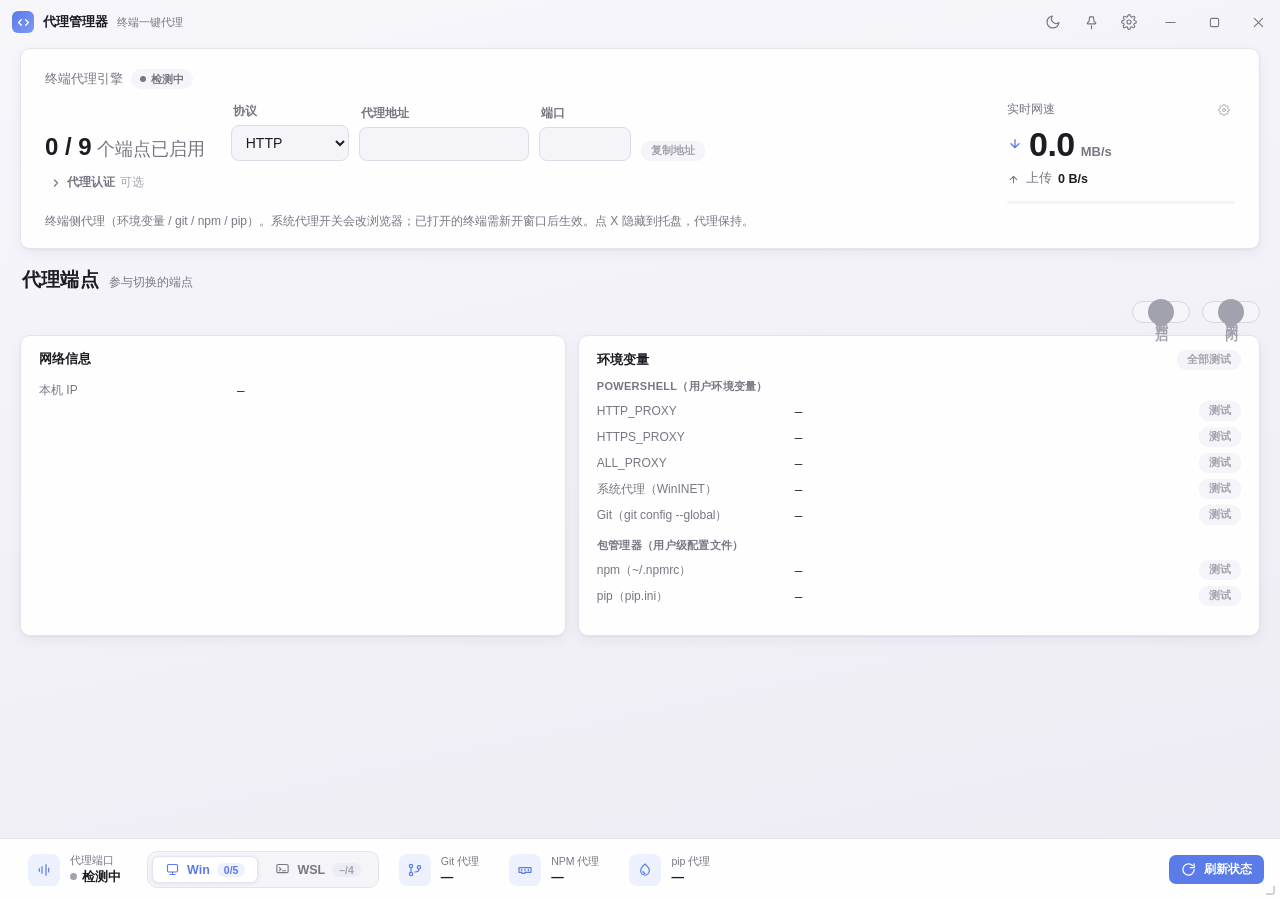
<file: ui/index.html>
<!DOCTYPE html>
<html lang="zh-CN" data-theme="light">
<head>
<meta charset="UTF-8">
<!-- pywebview injects its bridge via host-side ExecuteScript after load and
     talks over chrome.webview.postMessage, so this policy cannot break the
     js_api channel; it only fences the page itself (data: is for the
     base64 background image). -->
<meta http-equiv="Content-Security-Policy"
      content="default-src 'self'; img-src 'self' data:; object-src 'none'; base-uri 'self'">
<meta name="viewport" content="width=device-width, initial-scale=1.0">
<title>代理管理器</title>
<link rel="stylesheet" href="styles.css">

</head>
<body>

<div id="bgLayer"></div>
<div id="bgDim"></div>

<!-- ════════ Frameless resize affordance (hit-testing is native WM_NCHITTEST) ════════ -->
<div class="grip"></div>

<!-- ════════ Title bar ════════ -->
<div class="titlebar">
  <div id="dragRegion">
    <div class="app-icon">
      <svg width="13" height="13" viewBox="0 0 24 24" fill="none" stroke="currentColor" stroke-width="2.4" stroke-linecap="round" stroke-linejoin="round"><path d="M8 7l-5 5 5 5"/><path d="M16 7l5 5-5 5"/></svg>
    </div>
    <div class="app-name" data-i18n="appName">代理管理器</div>
    <div class="app-sub" data-i18n="appSub">终端一键代理</div>
  </div>
  <div class="tb-group">
    <button class="tb-btn small" id="btnTheme" data-i18n-tip="tipTheme" data-tip="切换亮色 / 暗色主题">
      <svg id="icoMoon" width="16" height="16" viewBox="0 0 24 24" fill="none" stroke="currentColor" stroke-width="1.8" stroke-linecap="round" stroke-linejoin="round"><path d="M21 12.8A9 9 0 1 1 11.2 3a7 7 0 0 0 9.8 9.8z"/></svg>
      <svg id="icoSun" hidden width="16" height="16" viewBox="0 0 24 24" fill="none" stroke="currentColor" stroke-width="1.8" stroke-linecap="round" stroke-linejoin="round"><circle cx="12" cy="12" r="4"/><path d="M12 2v2M12 20v2M4.9 4.9l1.4 1.4M17.7 17.7l1.4 1.4M2 12h2M20 12h2M4.9 19.1l1.4-1.4M17.7 6.3l1.4-1.4"/></svg>
    </button>
    <button class="tb-btn small" id="btnPin" data-i18n-tip="tipPin" data-tip="窗口置顶">
      <svg width="15" height="15" viewBox="0 0 24 24" fill="none" stroke="currentColor" stroke-width="1.8" stroke-linecap="round" stroke-linejoin="round"><path d="M12 17v5"/><path d="M9 3h6l1 7 2.5 2.5a1 1 0 0 1-.7 1.7H6.2a1 1 0 0 1-.7-1.7L8 10z"/></svg>
    </button>
    <button class="tb-btn small" id="btnSettings" data-i18n-tip="tipSettings" data-tip="设置">
      <svg width="16" height="16" viewBox="0 0 24 24" fill="none" stroke="currentColor" stroke-width="1.7" stroke-linecap="round" stroke-linejoin="round"><circle cx="12" cy="12" r="3"/><path d="M19.4 15a1.7 1.7 0 0 0 .3 1.9l.1.1a2 2 0 1 1-2.8 2.8l-.1-.1a1.7 1.7 0 0 0-1.9-.3 1.7 1.7 0 0 0-1 1.5V21a2 2 0 1 1-4 0v-.1a1.7 1.7 0 0 0-1-1.6 1.7 1.7 0 0 0-1.9.3l-.1.1a2 2 0 1 1-2.8-2.8l.1-.1a1.7 1.7 0 0 0 .3-1.9 1.7 1.7 0 0 0-1.5-1H3a2 2 0 1 1 0-4h.1a1.7 1.7 0 0 0 1.6-1 1.7 1.7 0 0 0-.3-1.9l-.1-.1a2 2 0 1 1 2.8-2.8l.1.1a1.7 1.7 0 0 0 1.9.3h.1a1.7 1.7 0 0 0 1-1.5V3a2 2 0 1 1 4 0v.1a1.7 1.7 0 0 0 1 1.5 1.7 1.7 0 0 0 1.9-.3l.1-.1a2 2 0 1 1 2.8 2.8l-.1.1a1.7 1.7 0 0 0-.3 1.9v.1a1.7 1.7 0 0 0 1.5 1H21a2 2 0 1 1 0 4h-.1a1.7 1.7 0 0 0-1.5 1z"/></svg>
    </button>
    <button class="tb-btn" id="btnMin" data-i18n-tip="tipMin" data-tip="最小化"><svg width="11" height="11" viewBox="0 0 12 12"><path d="M1 6h10" stroke="currentColor" stroke-width="1.2" stroke-linecap="round"/></svg></button>
    <button class="tb-btn" id="btnMax" data-i18n-tip="tipMax" data-tip="最大化 / 还原">
      <svg id="icoMax" width="11" height="11" viewBox="0 0 12 12"><rect x="1.5" y="1.5" width="9" height="9" rx="1.5" stroke="currentColor" stroke-width="1.2" fill="none"/></svg>
      <svg id="icoRestore" hidden width="11" height="11" viewBox="0 0 12 12"><rect x="1.5" y="3.5" width="7" height="7" rx="1.2" stroke="currentColor" stroke-width="1.1" fill="none"/><path d="M3.5 1.5h6a1 1 0 0 1 1 1v6" stroke="currentColor" stroke-width="1.1" fill="none"/></svg>
    </button>
    <button class="tb-btn close" id="btnClose" data-i18n-tip="tipClose" data-tip="隐藏到托盘"><svg width="11" height="11" viewBox="0 0 12 12"><path d="M1.5 1.5l9 9M10.5 1.5l-9 9" stroke="currentColor" stroke-width="1.2" stroke-linecap="round"/></svg></button>
  </div>
</div>

<!-- ════════ Main ════════ -->
<div class="main">

  <!-- Hero: status + config + speed -->
  <div class="card hero">
    <div class="hero-left">
      <div class="hero-cap"><span data-i18n="heroCap">终端代理引擎</span>
        <span class="badge idle" id="heroBadge"><span class="dot"></span>检测中</span>
      </div>
      <div class="hero-row">
        <div class="hero-line" id="heroLine"><b>0 / 9</b> <span class="dim">个端点已启用</span></div>
        <div class="cfg-row">
          <div class="field"><label for="inScheme" data-i18n="scheme">协议</label>
            <select id="inScheme">
              <option value="http">HTTP</option>
              <option value="socks5">SOCKS5</option>
              <option value="socks5h">SOCKS5h</option>
            </select>
          </div>
          <div class="field"><label for="inHost" data-i18n="host">代理地址</label><input id="inHost" spellcheck="false" autocomplete="off"></div>
          <div class="field"><label for="inPort" data-i18n="port">端口</label><input id="inPort" class="w-port" spellcheck="false" autocomplete="off"></div>
          <button type="button" class="dim-btn" id="btnCopyProxy" data-i18n="copyProxy" data-i18n-tip="tipCopyProxy" data-tip="复制当前代理地址">复制地址</button>
        </div>
      </div>
      <button type="button" class="auth-toggle" id="authToggle" aria-expanded="false" aria-controls="authRow">
        <svg class="chev" viewBox="0 0 24 24" fill="none" stroke="currentColor" stroke-width="2.4" stroke-linecap="round" stroke-linejoin="round"><path d="M9 6l6 6-6 6"/></svg>
        <span data-i18n="authToggle">代理认证</span><span class="dim" data-i18n="authOptional">可选</span>
      </button>
      <div class="cfg-row auth-row" id="authRow" hidden>
        <div class="field"><label for="inUser"><span data-i18n="user">用户名</span> <span class="dim" data-i18n="authOptional">可选</span></label><input id="inUser" class="w-auth" spellcheck="false" autocomplete="off"></div>
        <div class="field"><label for="inPass"><span data-i18n="password">密码</span> <span class="dim" data-i18n="authOptional">可选</span></label><input id="inPass" class="w-auth" type="password" spellcheck="false" autocomplete="off"></div>
      </div>
      <div class="ports-wrap">
        <div class="port-chips" id="portChips"></div>
        <div class="port-pop" id="portPop">
          <h5 data-i18n="portManage">端口预设管理</h5>
          <div id="portPopList"></div>
          <div class="addrow">
            <input id="portAddIn" data-i18n-placeholder="portPlaceholder" placeholder="输入端口，如 10809" spellcheck="false" maxlength="5">
            <button class="btn tiny primary" id="portAddBtn" data-i18n="add">添加</button>
          </div>
        </div>
      </div>
      <div class="profiles-wrap">
        <div class="port-chips" id="profileChips"></div>
        <div class="port-pop profile-pop" id="profilePop">
          <h5 data-i18n="presetManage">方案预设管理</h5>
          <div id="profilePopList"></div>
          <div class="addrow">
            <input id="profileAddIn" data-i18n-placeholder="presetNamePlaceholder" placeholder="方案名称，如 公司" spellcheck="false" maxlength="40">
            <button class="btn tiny primary" id="profileAddBtn" data-i18n="presetSave">保存当前</button>
          </div>
        </div>
      </div>
      <div class="hero-desc" id="heroHint" data-i18n="heroHint">终端侧代理（环境变量 / git / npm / pip）。系统代理开关会改浏览器；已打开的终端需新开窗口后生效。点 X 隐藏到托盘，代理保持。</div>
    </div>

    <div class="hero-right">
      <div class="metric-cap-row">
        <div class="metric-cap" id="speedCap">实时网速</div>
        <button class="metric-gear" id="btnSpeedFull" data-i18n-tip="tipSpeedFull" data-tip="自定义网速满值">
          <svg viewBox="0 0 24 24" fill="none" stroke="currentColor" stroke-width="1.8" stroke-linecap="round" stroke-linejoin="round"><circle cx="12" cy="12" r="3"/><path d="M19.4 15a1.65 1.65 0 0 0 .33 1.82l.06.06a2 2 0 1 1-2.83 2.83l-.06-.06a1.65 1.65 0 0 0-1.82-.33 1.65 1.65 0 0 0-1 1.51V21a2 2 0 1 1-4 0v-.09a1.65 1.65 0 0 0-1-1.51 1.65 1.65 0 0 0-1.82.33l-.06.06a2 2 0 1 1-2.83-2.83l.06-.06a1.65 1.65 0 0 0 .33-1.82 1.65 1.65 0 0 0-1.51-1H3a2 2 0 1 1 0-4h.09a1.65 1.65 0 0 0 1.51-1 1.65 1.65 0 0 0-.33-1.82l-.06-.06a2 2 0 1 1 2.83-2.83l.06.06a1.65 1.65 0 0 0 1.82.33h.08a1.65 1.65 0 0 0 1-1.51V3a2 2 0 1 1 4 0v.09a1.65 1.65 0 0 0 1 1.51h.08a1.65 1.65 0 0 0 1.82-.33l.06-.06a2 2 0 1 1 2.83 2.83l-.06.06a1.65 1.65 0 0 0-.33 1.82v.08a1.65 1.65 0 0 0 1.51 1H21a2 2 0 1 1 0 4h-.09a1.65 1.65 0 0 0-1.51 1z"/></svg>
        </button>
      </div>
      <div class="metric">
        <svg class="m-arrow" viewBox="0 0 24 24" fill="none" stroke="currentColor" stroke-width="2" stroke-linecap="round" stroke-linejoin="round"><path d="M12 4v12M6 10l6 6 6-6"/></svg>
        <span class="num" id="spdDn">0.0</span><span class="unit">MB/s</span>
      </div>
      <div class="metric-up">
        <svg class="m-arrow" viewBox="0 0 24 24" fill="none" stroke="currentColor" stroke-width="2" stroke-linecap="round" stroke-linejoin="round"><path d="M12 20V8M6 14l6-6 6 6"/></svg>
        <span class="lbl" data-i18n="upload">上传</span><b id="spdUp">0 B/s</b>
      </div>
      <div class="spark"><i id="sparkBar"></i></div>
      <div class="speed-pop" id="speedPop">
        <h5 data-i18n="speedPopTitle">自定义网速满值</h5>
        <div class="desc" data-i18n="speedPopDesc">进度条满格对应的下载速度，与上方数字单位相同。100 Mbps ≈ 12.5 MB/s。</div>
        <div class="addrow">
          <input id="speedFullIn" spellcheck="false" inputmode="decimal" placeholder="5">
          <span class="unit-lbl">MB/s</span>
          <button class="btn tiny primary" id="speedFullOk" data-i18n="ok">确定</button>
        </div>
      </div>
    </div>
  </div>

  <!-- Endpoints: current channel page -->
  <div class="section-head">
    <h2 id="epTitle">代理端点</h2><span class="cap" id="epCap">参与切换的端点</span>
  </div>
  <div class="ep-wrap">
    <div class="ep-list" id="epList" role="tabpanel" aria-labelledby="tabWin"></div>
    <button type="button" class="vt-rail" id="vtRailOn" data-i18n-tip="tipRailOn" data-tip="批量开启当前页的全部端点">
      <div class="vt-knob"></div>
      <div class="vt-word" data-i18n="railOn">全部开启</div>
    </button>
    <button type="button" class="vt-rail" id="vtRailOff" data-i18n-tip="tipRailOff" data-tip="批量关闭当前页的全部端点">
      <div class="vt-knob"></div>
      <div class="vt-word" data-i18n="railOff">全部关闭</div>
    </button>
  </div>

  <!-- Info cards -->
  <div class="cols">
    <div class="card info-card">
      <h3 data-i18n="netInfo">网络信息</h3>
      <div id="netWin">
        <div class="kv"><span class="k" data-i18n="localIp">本机 IP</span><span class="v copyable" id="vLip" data-copy tabindex="0" data-i18n-tip="tipCopy" data-tip="点击复制">—</span></div>
      </div>
      <div id="netWsl" hidden>
        <div class="kv"><span class="k" data-i18n="wslIp">WSL IP</span><span class="v copyable" id="vWip" data-copy tabindex="0" data-i18n-tip="tipCopy" data-tip="点击复制">—</span></div>
        <div class="kv"><span class="k" data-i18n="wslMode">WSL 网络模式</span><span class="v" id="vMode2">—</span></div>
        <div class="net-hint" id="natHint" data-i18n="natHint">NAT 模式自动使用宿主网关 IP；镜像模式保持 127.0.0.1 不变</div>
      </div>
    </div>
    <div class="card info-card">
      <div class="vars-head">
        <h3 id="varsTitle" data-i18n="varsTitle">环境变量</h3>
        <button type="button" class="dim-btn" id="btnTestAll" data-i18n="testAll">全部测试</button>
      </div>
      <div id="varsWin">
        <div class="group-cap" data-i18n="groupPs">POWERSHELL（用户环境变量）</div>
        <div class="kv"><span class="k">HTTP_PROXY</span><span class="v copyable" id="vPsHttp" data-copy tabindex="0" data-i18n-tip="tipCopy" data-tip="点击复制">—</span><button class="test-chip" data-test="ps" data-i18n="test" data-i18n-tip="tipTest" data-tip="通过该代理发起连通性测试">测试</button></div>
        <div class="kv"><span class="k">HTTPS_PROXY</span><span class="v copyable" id="vPsHttps" data-copy tabindex="0" data-i18n-tip="tipCopy" data-tip="点击复制">—</span><button class="test-chip" data-test="ps_https" data-i18n="test" data-i18n-tip="tipTestHttps" data-tip="通过 HTTPS_PROXY 发起连通性测试">测试</button></div>
        <div class="kv"><span class="k">ALL_PROXY</span><span class="v copyable" id="vPsAll" data-copy tabindex="0" data-i18n-tip="tipCopy" data-tip="点击复制">—</span><button class="test-chip" data-test="ps_all" data-i18n="test" data-i18n-tip="tipTestAll" data-tip="通过 ALL_PROXY 发起连通性测试">测试</button></div>
        <div class="kv"><span class="k" data-i18n="sysProxy">系统代理（WinINET）</span><span class="v copyable" id="vSys" data-copy tabindex="0" data-i18n-tip="tipCopy" data-tip="点击复制">—</span><button class="test-chip" data-test="sys" data-i18n="test" data-i18n-tip="tipTestSys" data-tip="通过系统代理发起连通性测试">测试</button></div>
        <div class="net-hint pac-hint" id="pacHint" hidden></div>
        <div class="kv"><span class="k" data-i18n="gitGlobal">Git（git config --global）</span><span class="v copyable" id="vPsGit" data-copy tabindex="0" data-i18n-tip="tipCopy" data-tip="点击复制">—</span><button class="test-chip" data-test="gitwin" data-i18n="test" data-i18n-tip="tipTest" data-tip="通过该代理发起连通性测试">测试</button></div>
        <div class="group-cap" data-i18n="groupPkg">包管理器（用户级配置文件）</div>
        <div class="kv"><span class="k">npm（~/.npmrc）</span><span class="v copyable" id="vNpm" data-copy tabindex="0" data-i18n-tip="tipCopy" data-tip="点击复制">—</span><button class="test-chip" data-test="npm" data-i18n="test" data-i18n-tip="tipTest" data-tip="通过该代理发起连通性测试">测试</button></div>
        <div class="kv"><span class="k">pip（pip.ini）</span><span class="v copyable" id="vPip" data-copy tabindex="0" data-i18n-tip="tipCopy" data-tip="点击复制">—</span><button class="test-chip" data-test="pip" data-i18n="test" data-i18n-tip="tipTest" data-tip="通过该代理发起连通性测试">测试</button></div>
      </div>
      <div id="varsWsl" hidden>
        <div class="group-cap" data-i18n="groupWsl">WSL 终端（~/.bashrc / ~/.zshrc / fish）</div>
        <div class="kv"><span class="k">HTTP_PROXY</span><span class="v copyable" id="vWslHttp" data-copy tabindex="0" data-i18n-tip="tipCopy" data-tip="点击复制">—</span><button class="test-chip" data-test="wsl" data-i18n="test" data-i18n-tip="tipTestWsl" data-tip="在 WSL 内通过该代理发起连通性测试">测试</button></div>
        <div class="kv"><span class="k">HTTPS_PROXY</span><span class="v copyable" id="vWslHttps" data-copy tabindex="0" data-i18n-tip="tipCopy" data-tip="点击复制">—</span><button class="test-chip" data-test="wsl_https" data-i18n="test" data-i18n-tip="tipTestWslHttps" data-tip="在 WSL 内通过 HTTPS_PROXY 发起连通性测试">测试</button></div>
        <div class="kv"><span class="k">ALL_PROXY</span><span class="v copyable" id="vWslAll" data-copy tabindex="0" data-i18n-tip="tipCopy" data-tip="点击复制">—</span><button class="test-chip" data-test="wsl_all" data-i18n="test" data-i18n-tip="tipTestWslAll" data-tip="在 WSL 内通过 ALL_PROXY 发起连通性测试">测试</button></div>
        <div class="kv"><span class="k" data-i18n="gitGlobal">Git（git config --global）</span><span class="v copyable" id="vWslGit" data-copy tabindex="0" data-i18n-tip="tipCopy" data-tip="点击复制">—</span><button class="test-chip" data-test="gitwsl" data-i18n="test" data-i18n-tip="tipTestWsl" data-tip="在 WSL 内通过该代理发起连通性测试">测试</button></div>
        <div class="group-cap" data-i18n="groupPkgWsl">包管理器（各发行版用户级配置）</div>
        <div class="kv"><span class="k">npm（~/.npmrc）</span><span class="v copyable" id="vNpmWsl" data-copy tabindex="0" data-i18n-tip="tipCopy" data-tip="点击复制">—</span><button class="test-chip" data-test="npmwsl" data-i18n="test" data-i18n-tip="tipTestWsl" data-tip="在 WSL 内通过该代理发起连通性测试">测试</button></div>
        <div class="kv"><span class="k">pip（~/.config/pip/pip.conf）</span><span class="v copyable" id="vPipWsl" data-copy tabindex="0" data-i18n-tip="tipCopy" data-tip="点击复制">—</span><button class="test-chip" data-test="pipwsl" data-i18n="test" data-i18n-tip="tipTestWsl" data-tip="在 WSL 内通过该代理发起连通性测试">测试</button></div>
      </div>
      <div class="test-history-head">
        <div class="test-history-cap" id="testHistoryTitle" data-i18n="testHistoryTitle" hidden>最近测试结果</div>
        <button type="button" class="dim-btn th-clear" id="btnHistoryClear" data-i18n="testHistoryClear" data-i18n-tip="tipHistoryClear" data-tip="清空全部测试历史" hidden>清空</button>
      </div>
      <ul id="testHistory" class="test-history" hidden></ul>
    </div>
  </div>
</div>

<!-- ════════ Status bar ════════ -->
<div class="statusbar">
  <div class="sb-chip" data-i18n-tip="tipSbPort" data-tip="代理端口连通性（每秒探测）">
    <div class="ic"><svg viewBox="0 0 24 24" fill="none" stroke="currentColor" stroke-width="1.8" stroke-linecap="round" stroke-linejoin="round"><path d="M9 7v10M5 10v4M15 4v16M19 9v6"/></svg></div>
    <div><div class="lbl" data-i18n="sbPort">代理端口</div><div class="val" id="sbPort"><span class="dot n"></span>检测中</div></div>
  </div>
  <div class="lane-tabs" id="laneTabs" role="tablist" aria-label="代理渠道" data-i18n-aria="laneTabsLabel">
    <button class="lane-tab active" id="tabWin" role="tab" aria-selected="true" aria-controls="epList" tabindex="0" data-i18n-tip="tipTabWin" data-tip="Windows 侧的 PowerShell / Git / npm / pip">
      <svg viewBox="0 0 24 24" fill="none" stroke="currentColor" stroke-width="1.8" stroke-linecap="round" stroke-linejoin="round"><rect x="4" y="4" width="16" height="12" rx="2"/><path d="M8 20h8M12 16v4"/></svg>
      <span>Win</span><span class="cnt" id="cntWin">0/5</span>
    </button>
    <button class="lane-tab" id="tabWsl" role="tab" aria-selected="false" aria-controls="epList" tabindex="-1" data-i18n-tip="tipTabWsl" data-tip="WSL 各发行版的终端 / Git / npm / pip">
      <svg viewBox="0 0 24 24" fill="none" stroke="currentColor" stroke-width="1.8" stroke-linecap="round" stroke-linejoin="round"><rect x="3" y="4" width="18" height="13" rx="2"/><path d="M7 9l2.5 2.5L7 14M12 14h5"/></svg>
      <span>WSL</span><span class="cnt" id="cntWsl">–/4</span>
    </button>
  </div>
  <div class="sb-chip" data-i18n-tip="tipSbGit" data-tip="当前渠道 Git 全局代理">
    <div class="ic"><svg viewBox="0 0 24 24" fill="none" stroke="currentColor" stroke-width="1.8" stroke-linecap="round" stroke-linejoin="round"><circle cx="6" cy="6" r="2.5"/><circle cx="6" cy="18" r="2.5"/><circle cx="18" cy="8" r="2.5"/><path d="M6 8.5v7M18 10.5c0 3-2.5 4.5-6 4.5"/></svg></div>
    <div><div class="lbl" data-i18n="sbGit">Git 代理</div><div class="val" id="sbGit">—</div></div>
  </div>
  <div class="sb-chip" data-i18n-tip="tipSbNpm" data-tip="当前渠道 npm 用户级代理（~/.npmrc）">
    <div class="ic"><svg viewBox="0 0 24 24" fill="none" stroke="currentColor" stroke-width="1.8" stroke-linecap="round" stroke-linejoin="round"><path d="M3 8.5h18v7h-9v1.5h-4.5v-1.5H3z"/><path d="M7 11v2M12 11v2M17 11v2"/></svg></div>
    <div><div class="lbl" data-i18n="sbNpm">NPM 代理</div><div class="val" id="sbNpm">—</div></div>
  </div>
  <div class="sb-chip" data-i18n-tip="tipSbPip" data-tip="当前渠道 pip 用户级代理（pip.ini / pip.conf）">
    <div class="ic"><svg viewBox="0 0 24 24" fill="none" stroke="currentColor" stroke-width="1.8" stroke-linecap="round" stroke-linejoin="round"><path d="M12 3c4 3.4 6.5 6.6 6.5 10a6.5 6.5 0 1 1-13 0c0-3.4 2.5-6.6 6.5-10z"/><path d="M9 14a3 3 0 0 0 3 3"/></svg></div>
    <div><div class="lbl" data-i18n="sbPip">pip 代理</div><div class="val" id="sbPip">—</div></div>
  </div>
  <div class="grow"></div>
  <button class="btn restart" id="btnWslRestart" data-i18n-tip="tipRestartWsl" data-tip="重启 WSL（终止其中所有进程）" hidden>
    <svg viewBox="0 0 24 24" fill="none" stroke="currentColor" stroke-width="2.2" stroke-linecap="round" stroke-linejoin="round"><path d="M21 12a9 9 0 1 1-2.6-6.3"/><path d="M21 3v6h-6"/></svg>
    <span data-i18n="restartWsl">重启 WSL</span>
  </button>
  <button class="btn primary small" id="sbRefresh" data-i18n-tip="tipRefresh" data-tip="重新检测所有端点状态">
    <svg id="sbRefreshIco" viewBox="0 0 24 24" fill="none" stroke="currentColor" stroke-width="2" stroke-linecap="round" stroke-linejoin="round"><path d="M21 12a9 9 0 1 1-2.6-6.3"/><path d="M21 3v6h-6"/></svg>
    <span data-i18n="refresh">刷新状态</span>
  </button>
</div>

<!-- ════════ Confirm dialog ════════ -->
<div class="overlay" id="overlay">
  <div class="card dialog" role="dialog" aria-modal="true" aria-labelledby="dlgTitleText" aria-describedby="dlgText">
    <h4><svg viewBox="0 0 24 24" fill="none" stroke="currentColor" stroke-width="1.8" stroke-linecap="round" stroke-linejoin="round"><path d="M12 9v4M12 17h.01"/><path d="M10.3 3.9 2.8 17a2 2 0 0 0 1.7 3h15a2 2 0 0 0 1.7-3L13.7 3.9a2 2 0 0 0-3.4 0z"/></svg><span id="dlgTitleText" data-i18n="confirmTitle">确认操作</span></h4>
    <p id="dlgText"></p>
    <div class="dlg-btns">
      <button class="btn outline" id="dlgCancel" data-i18n="cancel">取消</button>
      <button class="btn primary" id="dlgOk" data-i18n="continue">继续</button>
    </div>
  </div>
</div>

<!-- ════════ Settings dialog ════════ -->
<div class="overlay" id="settingsOv">
  <div class="card dialog settings" role="dialog" aria-modal="true" aria-labelledby="settingsTitle">
    <h4><svg class="gear" viewBox="0 0 24 24" fill="none" stroke="currentColor" stroke-width="1.7" stroke-linecap="round" stroke-linejoin="round"><circle cx="12" cy="12" r="3"/><path d="M19.4 15a1.7 1.7 0 0 0 .3 1.9l.1.1a2 2 0 1 1-2.8 2.8l-.1-.1a1.7 1.7 0 0 0-1.9-.3 1.7 1.7 0 0 0-1 1.5V21a2 2 0 1 1-4 0v-.1a1.7 1.7 0 0 0-1-1.6 1.7 1.7 0 0 0-1.9.3l-.1.1a2 2 0 1 1-2.8-2.8l.1-.1a1.7 1.7 0 0 0 .3-1.9 1.7 1.7 0 0 0-1.5-1H3a2 2 0 1 1 0-4h.1a1.7 1.7 0 0 0 1.6-1 1.7 1.7 0 0 0-.3-1.9l-.1-.1a2 2 0 1 1 2.8-2.8l.1.1a1.7 1.7 0 0 0 1.9.3h.1a1.7 1.7 0 0 0 1-1.5V3a2 2 0 1 1 4 0v.1a1.7 1.7 0 0 0 1 1.5 1.7 1.7 0 0 0 1.9-.3l.1-.1a2 2 0 1 1 2.8 2.8l-.1.1a1.7 1.7 0 0 0-.3 1.9v.1a1.7 1.7 0 0 0 1.5 1H21a2 2 0 1 1 0 4h-.1a1.7 1.7 0 0 0-1.5 1z"/></svg><span id="settingsTitle" data-i18n="settings">设置</span><span id="appVersion"></span></h4>

    <div class="set-row">
      <div class="lbl"><b data-i18n="lang">界面语言</b><span data-i18n="langDesc">立即切换，写入配置</span></div>
      <select id="inLang">
        <option value="zh">中文</option>
        <option value="en">English</option>
      </select>
    </div>
    <div class="set-row">
      <div class="lbl"><b data-i18n="bgTitle">自定义背景图片</b><span data-i18n="bgDesc">覆盖默认渐变背景，配合暗色主题效果最佳</span>
        <div class="bg-name" id="bgName">未设置</div></div>
      <button class="btn small outline" id="bgPick" data-i18n="bgPick">选择图片</button>
      <button class="btn small subtle" id="bgClear" data-i18n="bgClear">恢复默认</button>
    </div>
    <div class="set-row">
      <div class="lbl"><b id="lblDim" data-i18n="dimTitle">背景遮罩强度</b><span data-i18n="dimDesc">压暗背景图片，保证前景可读性</span></div>
      <input type="range" id="rgDim" min="0" max="80" step="5" aria-labelledby="lblDim">
      <span class="range-val" id="rgDimVal">45%</span>
    </div>
    <div class="set-row">
      <div class="lbl"><b id="lblAlpha" data-i18n="alphaTitle">卡片不透明度</b><span data-i18n="alphaDesc">数值越低，卡片越通透（磨砂感越强）</span></div>
      <input type="range" id="rgAlpha" min="50" max="100" step="2" aria-labelledby="lblAlpha">
      <span class="range-val" id="rgAlphaVal">92%</span>
    </div>
    <div class="set-row">
      <div class="lbl"><b id="lblAuto" data-i18n="autoTitle">开机自动启动</b><span data-i18n="autoDesc">登录后在托盘运行，不弹出主窗口</span></div>
      <button type="button" class="tgl" id="tglAuto" role="switch" aria-checked="false" aria-labelledby="lblAuto"></button>
    </div>
    <div class="set-row">
      <div class="lbl"><b id="lblQuitClear" data-i18n="quitClearTitle">退出时关闭代理</b><span data-i18n="quitClearDesc">托盘「退出」时关闭本工具写入的代理，并恢复覆盖前的值</span></div>
      <button type="button" class="tgl" id="tglQuitClear" role="switch" aria-checked="false" aria-labelledby="lblQuitClear"></button>
    </div>
    <div class="set-row">
      <div class="lbl"><b id="lblWslAll" data-i18n="wslAllTitle">WSL 应用到所有发行版</b><span data-i18n="wslAllDesc">关闭后只写入默认发行版</span></div>
      <button type="button" class="tgl" id="tglWslAll" role="switch" aria-checked="false" aria-labelledby="lblWslAll"></button>
    </div>
    <div class="set-row">
      <div class="lbl"><b data-i18n="backupTitle">配置备份</b><span data-i18n="backupDesc">备份当前配置到本机，随时一键恢复。恢复只还原表单与偏好，不改动端点归属，需自行重新启用。</span></div>
      <button class="btn small outline" id="btnBackup" data-i18n="backupNow">立即备份</button>
    </div>
    <div class="set-row">
      <div class="lbl"><b data-i18n="diagTitle">诊断信息</b><span data-i18n="diagDesc">复制版本、端点开关与环境摘要（不含代理地址与密码），便于反馈问题。</span></div>
      <button class="btn small outline" id="btnCopyDiag" data-i18n="diagCopy">复制诊断</button>
    </div>
    <div class="backup-list" id="backupList"></div>

    <div class="dlg-btns">
      <button class="btn primary" id="settingsClose" data-i18n="done">完成</button>
    </div>
  </div>
</div>

<div class="toast" id="toast" role="status" aria-live="polite" aria-atomic="true"></div>
<div class="tip" id="tooltip" role="tooltip"></div>

<script src="i18n.js"></script>
<script src="app.js"></script>

</body>
</html>
</file>
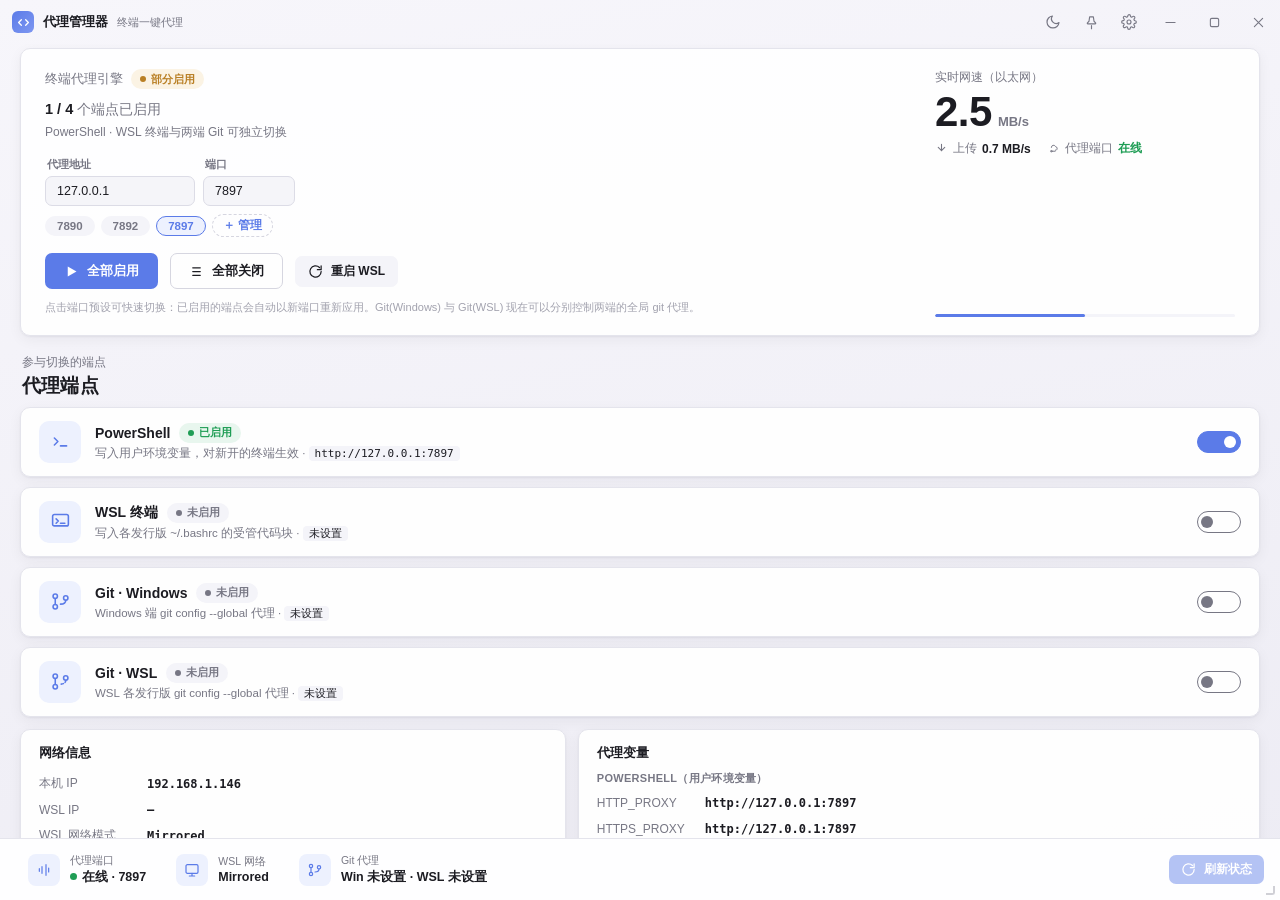
<file: prototype/ui/index.html>
<!DOCTYPE html>
<html lang="zh-CN" data-theme="light">
<head>
<meta charset="UTF-8">
<meta name="viewport" content="width=device-width, initial-scale=1.0">
<title>代理管理器</title>
<style>
/* ═══════════════════════ Design tokens ═══════════════════════ */
:root {
  --font: "Segoe UI Variable Text", "Segoe UI", "Microsoft YaHei UI", sans-serif;
  --radius: 10px;
  --titlebar-h: 44px;
  --statusbar-h: 62px;
  --card-alpha: .92;
}
html[data-theme="light"] {
  --bg-1: #F7F6FB; --bg-2: #EDECF4;
  --card-rgb: 255,255,255;
  --card: rgb(var(--card-rgb));
  --border: #E4E4EC; --border-strong: #D6D6E0;
  --text: #1C1C22; --text2: #777784; --text3: #A2A2AE;
  --accent: #5B7BE8; --accent-h: #4A6AD8; --accent-soft: #EDF1FE; --accent-softer: #F5F7FE;
  --on-accent: #FFFFFF;
  --green: #1F9D55; --green-soft: #E8F6EE;
  --red: #D9605B; --red-soft: #FBEDEC;
  --amber: #B97F24; --amber-soft: #FBF3E4;
  --chip: #F4F4F9; --chip-hover: #ECECF4;
  --input: #F5F5F9; --input-border: #DCDCE6;
  --shadow: 0 1px 2px rgba(28,28,40,.05), 0 4px 14px rgba(28,28,40,.05);
  --titlebar-hover: rgba(0,0,0,.055);
  --scrollbar: rgba(0,0,0,.16);
}
html[data-theme="dark"] {
  --bg-1: #1B1B21; --bg-2: #131317;
  --card-rgb: 36,36,44;
  --card: rgb(var(--card-rgb));
  --border: #35353F; --border-strong: #42424E;
  --text: #E9E9F0; --text2: #93939F; --text3: #6C6C78;
  --accent: #6B89EE; --accent-h: #7E97F1; --accent-soft: #2B3450; --accent-softer: #262D44;
  --on-accent: #FFFFFF;
  --green: #4CC078; --green-soft: #1F3328;
  --red: #E57773; --red-soft: #3B2423;
  --amber: #D9A04B; --amber-soft: #382C1B;
  --chip: #2A2A32; --chip-hover: #33333C;
  --input: #2B2B34; --input-border: #4A4A58;
  --shadow: 0 1px 2px rgba(0,0,0,.25), 0 4px 14px rgba(0,0,0,.22);
  --titlebar-hover: rgba(255,255,255,.07);
  --scrollbar: rgba(255,255,255,.18);
}

* { margin: 0; padding: 0; box-sizing: border-box; }
html, body { height: 100%; overflow: hidden; }
body {
  font-family: var(--font); font-size: 13px; color: var(--text);
  background: linear-gradient(168deg, var(--bg-1) 0%, var(--bg-2) 100%);
  user-select: none; cursor: default;
  display: grid;
  grid-template-columns: 1fr;
  grid-template-rows: var(--titlebar-h) 1fr var(--statusbar-h);
  grid-template-areas: "title" "main" "status";
}

/* Custom background image + dim overlay (behind everything) */
#bgLayer, #bgDim { position: fixed; inset: 0; z-index: 0; pointer-events: none; display: none; }
#bgLayer { background-size: cover; background-position: center; }
#bgDim { background: #000; opacity: 0; }
body.has-bg #bgLayer, body.has-bg #bgDim { display: block; }

/* ═══════════════════════ Title bar ═══════════════════════ */
.titlebar {
  grid-area: title; display: flex; align-items: center;
  padding-left: 12px; gap: 9px; position: relative; z-index: 3;
}
.titlebar .app-icon {
  width: 22px; height: 22px; border-radius: 6px; flex: none;
  background: linear-gradient(135deg, var(--accent), #7E97F1);
  display: grid; place-items: center; color: #fff;
}
.titlebar .app-name { font-size: 13px; font-weight: 600; }
.titlebar .app-sub { font-size: 11px; color: var(--text2); margin-top: 1px; }
.tb-btn {
  width: 44px; height: var(--titlebar-h); border: 0; background: transparent;
  color: var(--text2); display: grid; place-items: center; cursor: default;
  transition: background .12s;
}
.tb-btn:hover { background: var(--titlebar-hover); color: var(--text); }
.tb-btn.close:hover { background: #E81123; color: #fff; }
.tb-btn:active { opacity: .7; }
.tb-group { display: flex; align-items: stretch; height: 100%; }
.tb-btn.small { width: 38px; }

/* Tooltip */
.tip {
  position: fixed; z-index: 90; padding: 5px 10px; border-radius: 7px;
  background: var(--card); color: var(--text); font-size: 12px;
  border: 1px solid var(--border); box-shadow: var(--shadow);
  opacity: 0; transform: translateY(2px); pointer-events: none;
  transition: opacity .12s .35s, transform .12s .35s; white-space: nowrap;
}
.tip.show { opacity: 1; transform: none; }

/* ═══════════════════════ Main scroll area ═══════════════════════ */
.main {
  grid-area: main; overflow-y: auto; padding: 4px 20px 18px;
  scrollbar-width: thin; scrollbar-color: var(--scrollbar) transparent;
  position: relative; z-index: 1;
}
.main::-webkit-scrollbar { width: 8px; }
.main::-webkit-scrollbar-thumb { background: var(--scrollbar); border-radius: 4px; }

.card {
  background: rgba(var(--card-rgb), var(--card-alpha));
  border: 1px solid var(--border);
  border-radius: var(--radius); box-shadow: var(--shadow);
}
.section-head { position: relative; margin: 18px 2px 8px; }
.section-head .cap { display: block; font-size: 12px; color: var(--text2); }
.section-head h2 { display: block; font-size: 19px; font-weight: 700; letter-spacing: .2px; margin-top: 2px; }

/* ═══════════════════════ Hero card ═══════════════════════ */
.hero { display: flex; gap: 24px; padding: 20px 24px 18px; }
.hero-left { flex: 1.15; min-width: 0; }
.hero-cap { display: flex; align-items: center; gap: 8px; font-size: 12.5px; color: var(--text2); }
.badge {
  display: inline-flex; align-items: center; gap: 5px; font-size: 11px; font-weight: 600;
  padding: 2.5px 9px; border-radius: 20px;
}
.badge .dot { width: 6px; height: 6px; border-radius: 50%; background: currentColor; }
.badge.ok { color: var(--green); background: var(--green-soft); }
.badge.idle { color: var(--text2); background: var(--chip); }
.badge.warn { color: var(--amber); background: var(--amber-soft); }
.hero-line { margin-top: 12px; font-size: 14px; }
.hero-line b { font-size: 14.5px; }
.hero-line .dim { color: var(--text2); }
.hero-desc { margin-top: 5px; font-size: 12px; color: var(--text2); }

.cfg-row { display: flex; gap: 8px; margin-top: 16px; align-items: flex-end; }
.field { display: flex; flex-direction: column; gap: 4px; }
.field label { font-size: 11px; color: var(--text2); font-weight: 600; padding-left: 2px; }
.field input {
  font-family: var(--font); font-size: 12.5px; color: var(--text);
  background: var(--input); border: 1px solid var(--input-border); border-radius: 7px;
  padding: 7px 11px; outline: none; width: 150px; transition: border-color .12s, background .12s;
}
.field input:focus { border-color: var(--accent); background: var(--card); }
.field input.bad { border-color: var(--red); }
.field input::selection { background: var(--accent-soft); }

/* Port quick-select chips */
.ports-wrap { position: relative; margin-top: 8px; }
.port-chips { display: flex; gap: 6px; flex-wrap: wrap; align-items: center; }
.pchip {
  font-family: var(--font); font-size: 11.5px; font-weight: 600; color: var(--text2);
  background: var(--chip); border: 1px solid transparent; border-radius: 20px;
  padding: 3px 11px; cursor: default; transition: background .12s, color .12s;
}
.pchip:hover { background: var(--chip-hover); color: var(--text); }
.pchip.active { background: var(--accent-soft); color: var(--accent); border-color: var(--accent); }
.pchip.add { color: var(--accent); background: transparent; border: 1px dashed var(--border-strong); padding: 3px 10px; }
.pchip.add:hover { background: var(--accent-soft); border-color: var(--accent); }
.port-pop {
  position: absolute; left: 0; top: calc(100% + 6px); z-index: 40;
  width: 230px; padding: 10px 12px 12px; border-radius: 10px;
  background: rgba(var(--card-rgb), .98); border: 1px solid var(--border); box-shadow: var(--shadow);
  display: none;
}
.port-pop.show { display: block; }
.port-pop h5 { font-size: 12px; font-weight: 700; margin-bottom: 8px; }
.port-pop .row { display: flex; align-items: center; justify-content: space-between; padding: 3px 0; }
.port-pop .row .pv { font-size: 12.5px; font-weight: 600; font-variant-numeric: tabular-nums; }
.port-pop .row .del {
  width: 20px; height: 20px; border-radius: 5px; display: grid; place-items: center;
  color: var(--text3); font-size: 13px;
}
.port-pop .row .del:hover { background: var(--red-soft); color: var(--red); }
.port-pop .addrow { display: flex; gap: 6px; margin-top: 8px; }
.port-pop .addrow input {
  flex: 1; min-width: 0; font-family: var(--font); font-size: 12px; color: var(--text);
  background: var(--input); border: 1px solid var(--input-border); border-radius: 6px;
  padding: 5px 8px; outline: none;
}
.port-pop .addrow input:focus { border-color: var(--accent); }

.hero-actions { margin-top: 16px; display: flex; align-items: center; gap: 12px; }
.btn {
  display: inline-flex; align-items: center; gap: 8px; border-radius: 7px;
  font-family: var(--font); font-size: 13px; font-weight: 600; border: 1px solid transparent;
  padding: 8px 18px; transition: background .12s, opacity .12s; cursor: default;
}
.btn svg { width: 15px; height: 15px; }
.btn.primary { background: var(--accent); color: var(--on-accent); }
.btn.primary:hover { background: var(--accent-h); }
.btn.outline { background: transparent; color: var(--text); border-color: var(--border-strong); }
.btn.outline:hover { background: var(--chip-hover); }
.btn.subtle { background: var(--chip); color: var(--text); border-color: transparent; padding: 6px 12px; font-size: 12px; }
.btn.subtle:hover { background: var(--chip-hover); }
.btn:disabled { opacity: .45; pointer-events: none; }
.btn.small { padding: 5px 11px; font-size: 12px; }
.btn.tiny { padding: 4px 10px; font-size: 11.5px; border-radius: 6px; }

.hero-right { width: 300px; flex: none; display: flex; flex-direction: column; }
.metric-cap { font-size: 12px; color: var(--text2); }
.metric { display: flex; align-items: baseline; gap: 6px; margin-top: 2px; }
.metric .num { font-size: 42px; font-weight: 700; letter-spacing: -.5px; font-variant-numeric: tabular-nums; }
.metric .unit { font-size: 13px; color: var(--text2); font-weight: 600; }
.metric-sub { display: flex; gap: 16px; margin-top: 4px; font-size: 12px; color: var(--text2); }
.metric-sub .item { display: inline-flex; align-items: center; gap: 5px; }
.metric-sub svg { width: 13px; height: 13px; }
.metric-sub b { color: var(--text); font-variant-numeric: tabular-nums; font-weight: 600; }
.spark { margin-top: auto; height: 3px; border-radius: 2px; background: var(--chip); overflow: hidden; }
.spark i { display: block; height: 100%; width: 0%; background: var(--accent); border-radius: 2px; transition: width .6s ease; }
.hero-hint { margin-top: 10px; font-size: 11px; color: var(--text3); line-height: 1.6; }

/* ═══════════════════════ Endpoint rows ═══════════════════════ */
.ep-list { display: flex; flex-direction: column; gap: 10px; }
.ep {
  display: flex; align-items: center; gap: 14px; padding: 13px 18px;
  transition: border-color .15s;
}
.ep:hover { border-color: var(--border-strong); }
.ep.busy { opacity: .75; }
.ep .chip {
  width: 42px; height: 42px; border-radius: 10px; flex: none;
  display: grid; place-items: center; color: var(--accent); background: var(--accent-soft);
}
.ep .chip svg { width: 21px; height: 21px; }
.ep .meta { flex: 1; min-width: 0; }
.ep .name-row { display: flex; align-items: center; gap: 9px; }
.ep .name { font-size: 14px; font-weight: 600; }
.ep .desc { margin-top: 3px; font-size: 11.5px; color: var(--text2); white-space: nowrap; overflow: hidden; text-overflow: ellipsis; }
.ep .desc code { font-family: "Cascadia Mono", Consolas, monospace; font-size: 11px; color: var(--text); background: var(--chip); padding: 1px 6px; border-radius: 4px; }

/* Win11 toggle */
.tgl { position: relative; width: 44px; height: 22px; flex: none; border-radius: 11px; border: 1px solid var(--text2);
  background: transparent; transition: background .15s, border-color .15s; cursor: default; }
.tgl::after { content: ""; position: absolute; top: 50%; left: 3px; transform: translateY(-50%);
  width: 12px; height: 12px; border-radius: 50%; background: var(--text2); transition: left .16s cubic-bezier(.2,.7,.3,1.2), width .16s, background .15s; }
.tgl:hover::after { width: 14px; }
.tgl.on { background: var(--accent); border-color: var(--accent); }
.tgl.on::after { left: 26px; background: #fff; }
.tgl.on:hover::after { left: 24px; }
.tgl:active::after { width: 16px; }

/* ═══════════════════════ Info cards ═══════════════════════ */
.cols { display: grid; grid-template-columns: 1fr 1.25fr; gap: 12px; margin-top: 12px; }
.info-card { padding: 14px 18px 12px; }
.info-card h3 { font-size: 13px; font-weight: 700; margin-bottom: 9px; }
.kv { display: flex; align-items: center; min-height: 26px; padding: 2.5px 0; }
.kv .k { width: 108px; flex: none; font-size: 12px; color: var(--text2); }
.kv .v { font-size: 12px; font-weight: 600; font-family: "Cascadia Mono", Consolas, monospace; color: var(--text);
  white-space: nowrap; overflow: hidden; text-overflow: ellipsis; border-radius: 5px; padding: 2px 6px; margin-left: -6px; }
.kv .v.copyable:hover { background: var(--chip-hover); outline: 1px solid var(--border); }
.kv .v.copied { color: var(--green); }
.group-cap { font-size: 11px; font-weight: 700; color: var(--text2); margin: 10px 0 4px; letter-spacing: .3px; }
.group-cap:first-of-type { margin-top: 0; }

/* ═══════════════════════ Status bar ═══════════════════════ */
.statusbar {
  grid-area: status; display: flex; align-items: center; gap: 8px;
  padding: 0 16px 0 20px; border-top: 1px solid var(--border);
  background: rgba(var(--card-rgb), var(--card-alpha));
  backdrop-filter: blur(20px); position: relative; z-index: 2;
}
.sb-chip { display: flex; align-items: center; gap: 10px; padding: 8px 14px 8px 8px; border-radius: 9px; }
.sb-chip:hover { background: var(--chip-hover); }
.sb-chip .ic { width: 32px; height: 32px; border-radius: 8px; display: grid; place-items: center; background: var(--accent-soft); color: var(--accent); flex: none; }
.sb-chip .ic svg { width: 16px; height: 16px; }
.sb-chip .lbl { font-size: 10.5px; color: var(--text2); }
.sb-chip .val { font-size: 12.5px; font-weight: 600; margin-top: 1px; }
.sb-chip .val .dot { display: inline-block; width: 7px; height: 7px; border-radius: 50%; margin-right: 5px; vertical-align: 1px; }
.dot.g { background: var(--green); } .dot.r { background: var(--red); } .dot.n { background: var(--text3); }
.statusbar .grow { flex: 1; }

/* ═══════════════════════ Dialog / toast / popover ═══════════════════════ */
.overlay { position: fixed; inset: 0; background: rgba(20,20,28,.4); display: none; place-items: center; z-index: 100; }
.overlay.show { display: grid; }
.dialog { width: 400px; padding: 22px 22px 18px; border-radius: 12px; box-shadow: 0 10px 40px rgba(0,0,0,.3); }
.dialog h4 { font-size: 15px; font-weight: 700; margin-bottom: 8px; display: flex; align-items: center; gap: 9px; }
.dialog h4 svg { width: 18px; height: 18px; color: var(--amber); flex: none; }
.dialog p { font-size: 12.5px; color: var(--text2); line-height: 1.65; }
.dialog .dlg-btns { display: flex; gap: 10px; justify-content: flex-end; margin-top: 18px; }
.toast {
  position: fixed; left: 50%; bottom: 76px; transform: translateX(-50%) translateY(8px);
  background: rgba(var(--card-rgb), .98); border: 1px solid var(--border); box-shadow: var(--shadow);
  padding: 9px 16px; border-radius: 9px; font-size: 12.5px; z-index: 110;
  opacity: 0; transition: opacity .18s, transform .18s; pointer-events: none; max-width: 70%;
}
.toast.show { opacity: 1; transform: translateX(-50%); }
.toast.err { color: var(--red); } .toast.ok { color: var(--green); }

/* Settings dialog */
.settings { width: 460px; }
.set-row { display: flex; align-items: center; gap: 12px; padding: 9px 0; border-bottom: 1px solid var(--border); }
.set-row:last-of-type { border-bottom: 0; }
.set-row .lbl { flex: 1; }
.set-row .lbl b { display: block; font-size: 13px; font-weight: 600; }
.set-row .lbl span { display: block; font-size: 11px; color: var(--text2); margin-top: 2px; }
input[type="range"] { -webkit-appearance: none; width: 150px; height: 4px; border-radius: 2px; background: var(--chip); outline: none; }
input[type="range"]::-webkit-slider-thumb {
  -webkit-appearance: none; width: 16px; height: 16px; border-radius: 50%;
  background: var(--accent); border: 3px solid var(--card); box-shadow: 0 0 0 1px var(--border);
}
.range-val { width: 42px; text-align: right; font-size: 12px; font-weight: 600; font-variant-numeric: tabular-nums; color: var(--text2); }
.bg-name { font-size: 11px; color: var(--text2); margin-top: 4px; }

.spin { animation: spin 1s linear infinite; }
@keyframes spin { to { transform: rotate(360deg); } }
.skeleton { color: var(--text3) !important; }

/* Corner grip affordance (bottom-right); hit-testing is native */
.grip {
  position: fixed; right: 3px; bottom: 3px; width: 12px; height: 12px; z-index: 201;
  opacity: .5; pointer-events: none;
}
html.maximized .grip { display: none; }
.grip::before {
  content: ""; position: absolute; right: 2px; bottom: 2px; width: 7px; height: 7px;
  border-right: 2px solid var(--text3); border-bottom: 2px solid var(--text3);
  border-radius: 0 0 3px 0;
}
</style>
</head>
<body>

<div id="bgLayer"></div>
<div id="bgDim"></div>

<!-- ════════ Frameless resize affordance (hit-testing is native WM_NCHITTEST) ════════ -->
<div class="grip"></div>

<!-- ════════ Title bar ════════ -->
<div class="titlebar">
  <div class="pywebview-drag-region" id="dragRegion" style="display:flex;align-items:center;gap:9px;flex:1;min-width:0">
    <div class="app-icon">
      <svg width="13" height="13" viewBox="0 0 24 24" fill="none" stroke="currentColor" stroke-width="2.4" stroke-linecap="round" stroke-linejoin="round"><path d="M8 7l-5 5 5 5"/><path d="M16 7l5 5-5 5"/></svg>
    </div>
    <div class="app-name">代理管理器</div>
    <div class="app-sub">终端一键代理</div>
  </div>
  <div class="tb-group">
    <button class="tb-btn small" id="btnTheme" data-tip="切换亮色 / 暗色主题">
      <svg id="icoMoon" width="16" height="16" viewBox="0 0 24 24" fill="none" stroke="currentColor" stroke-width="1.8" stroke-linecap="round" stroke-linejoin="round"><path d="M21 12.8A9 9 0 1 1 11.2 3a7 7 0 0 0 9.8 9.8z"/></svg>
      <svg id="icoSun" style="display:none" width="16" height="16" viewBox="0 0 24 24" fill="none" stroke="currentColor" stroke-width="1.8" stroke-linecap="round" stroke-linejoin="round"><circle cx="12" cy="12" r="4"/><path d="M12 2v2M12 20v2M4.9 4.9l1.4 1.4M17.7 17.7l1.4 1.4M2 12h2M20 12h2M4.9 19.1l1.4-1.4M17.7 6.3l1.4-1.4"/></svg>
    </button>
    <button class="tb-btn small" id="btnPin" data-tip="窗口置顶">
      <svg width="15" height="15" viewBox="0 0 24 24" fill="none" stroke="currentColor" stroke-width="1.8" stroke-linecap="round" stroke-linejoin="round"><path d="M12 17v5"/><path d="M9 3h6l1 7 2.5 2.5a1 1 0 0 1-.7 1.7H6.2a1 1 0 0 1-.7-1.7L8 10z"/></svg>
    </button>
    <button class="tb-btn small" id="btnSettings" data-tip="设置">
      <svg width="16" height="16" viewBox="0 0 24 24" fill="none" stroke="currentColor" stroke-width="1.7" stroke-linecap="round" stroke-linejoin="round"><circle cx="12" cy="12" r="3"/><path d="M19.4 15a1.7 1.7 0 0 0 .3 1.9l.1.1a2 2 0 1 1-2.8 2.8l-.1-.1a1.7 1.7 0 0 0-1.9-.3 1.7 1.7 0 0 0-1 1.5V21a2 2 0 1 1-4 0v-.1a1.7 1.7 0 0 0-1-1.6 1.7 1.7 0 0 0-1.9.3l-.1.1a2 2 0 1 1-2.8-2.8l.1-.1a1.7 1.7 0 0 0 .3-1.9 1.7 1.7 0 0 0-1.5-1H3a2 2 0 1 1 0-4h.1a1.7 1.7 0 0 0 1.6-1 1.7 1.7 0 0 0-.3-1.9l-.1-.1a2 2 0 1 1 2.8-2.8l.1.1a1.7 1.7 0 0 0 1.9.3h.1a1.7 1.7 0 0 0 1-1.5V3a2 2 0 1 1 4 0v.1a1.7 1.7 0 0 0 1 1.5 1.7 1.7 0 0 0 1.9-.3l.1-.1a2 2 0 1 1 2.8 2.8l-.1.1a1.7 1.7 0 0 0-.3 1.9v.1a1.7 1.7 0 0 0 1.5 1H21a2 2 0 1 1 0 4h-.1a1.7 1.7 0 0 0-1.5 1z"/></svg>
    </button>
    <button class="tb-btn" id="btnMin" data-tip="最小化"><svg width="11" height="11" viewBox="0 0 12 12"><path d="M1 6h10" stroke="currentColor" stroke-width="1.2" stroke-linecap="round"/></svg></button>
    <button class="tb-btn" id="btnMax" data-tip="最大化 / 还原">
      <svg id="icoMax" width="11" height="11" viewBox="0 0 12 12"><rect x="1.5" y="1.5" width="9" height="9" rx="1.5" stroke="currentColor" stroke-width="1.2" fill="none"/></svg>
      <svg id="icoRestore" style="display:none" width="11" height="11" viewBox="0 0 12 12"><rect x="1.5" y="3.5" width="7" height="7" rx="1.2" stroke="currentColor" stroke-width="1.1" fill="none"/><path d="M3.5 1.5h6a1 1 0 0 1 1 1v6" stroke="currentColor" stroke-width="1.1" fill="none"/></svg>
    </button>
    <button class="tb-btn close" id="btnClose" data-tip="隐藏到托盘"><svg width="11" height="11" viewBox="0 0 12 12"><path d="M1.5 1.5l9 9M10.5 1.5l-9 9" stroke="currentColor" stroke-width="1.2" stroke-linecap="round"/></svg></button>
  </div>
</div>

<!-- ════════ Main ════════ -->
<div class="main">

  <!-- Hero: status + config + speed -->
  <div class="card hero">
    <div class="hero-left">
      <div class="hero-cap">终端代理引擎
        <span class="badge idle" id="heroBadge"><span class="dot"></span>检测中</span>
      </div>
      <div class="hero-line" id="heroLine"><b>0 / 4</b> <span class="dim">个端点已启用</span></div>
      <div class="hero-desc">PowerShell · WSL 终端与两端 Git 可独立切换</div>

      <div class="cfg-row">
        <div class="field"><label>代理地址</label><input id="inHost" spellcheck="false" autocomplete="off"></div>
        <div class="field"><label>端口</label><input id="inPort" spellcheck="false" autocomplete="off" style="width:92px"></div>
      </div>
      <div class="ports-wrap">
        <div class="port-chips" id="portChips"></div>
        <div class="port-pop" id="portPop">
          <h5>端口预设管理</h5>
          <div id="portPopList"></div>
          <div class="addrow">
            <input id="portAddIn" placeholder="输入端口，如 10809" spellcheck="false" maxlength="5">
            <button class="btn tiny primary" id="portAddBtn">添加</button>
          </div>
        </div>
      </div>
      <div class="hero-actions">
        <button class="btn primary" id="btnAllOn">
          <svg viewBox="0 0 24 24" fill="currentColor" stroke="none"><path d="M6 4l14 8-14 8z"/></svg>
          全部启用
        </button>
        <button class="btn outline" id="btnAllOff">
          <svg viewBox="0 0 24 24" fill="none" stroke="currentColor" stroke-width="2" stroke-linecap="round"><path d="M6 6h12M6 12h12M6 18h12"/></svg>
          全部关闭
        </button>
        <button class="btn subtle" id="btnWslRestart" data-tip="重启 WSL（终止其中所有进程）">
          <svg viewBox="0 0 24 24" fill="none" stroke="currentColor" stroke-width="2" stroke-linecap="round" stroke-linejoin="round"><path d="M21 12a9 9 0 1 1-2.6-6.3"/><path d="M21 3v6h-6"/></svg>
          重启 WSL
        </button>
      </div>
      <div class="hero-hint">点击端口预设可快速切换：已启用的端点会自动以新端口重新应用。Git(Windows) 与 Git(WSL) 现在可以分别控制两端的全局 git 代理。</div>
    </div>

    <div class="hero-right">
      <div class="metric-cap" id="speedCap">实时网速</div>
      <div class="metric"><span class="num" id="spdDn">0.0</span><span class="unit">MB/s</span></div>
      <div class="metric-sub">
        <span class="item"><svg viewBox="0 0 24 24" fill="none" stroke="currentColor" stroke-width="2" stroke-linecap="round" stroke-linejoin="round"><path d="M12 4v12M6 10l6 6 6-6"/></svg>上传 <b id="spdUp">0 B/s</b></span>
        <span class="item"><svg viewBox="0 0 24 24" fill="none" stroke="currentColor" stroke-width="1.8" stroke-linecap="round" stroke-linejoin="round"><path d="M8 10a4 4 0 0 1 7.7-1.5A3.5 3.5 0 0 1 17 15h-1.5"/><circle cx="8" cy="17" r="1.4"/><path d="M9.4 17H15"/></svg>代理端口 <b id="portAlive">—</b></span>
      </div>
      <div class="spark"><i id="sparkBar"></i></div>
    </div>
  </div>

  <!-- Endpoints -->
  <div class="section-head">
    <span class="cap">参与切换的端点</span><h2>代理端点</h2>
  </div>
  <div class="ep-list" id="epList"></div>

  <!-- Info cards -->
  <div class="cols">
    <div class="card info-card">
      <h3>网络信息</h3>
      <div class="kv"><span class="k">本机 IP</span><span class="v copyable" id="vLip" data-copy>—</span></div>
      <div class="kv"><span class="k">WSL IP</span><span class="v copyable" id="vWip" data-copy>—</span></div>
      <div class="kv"><span class="k">WSL 网络模式</span><span class="v" id="vMode">—</span></div>
    </div>
    <div class="card info-card">
      <h3>代理变量</h3>
      <div class="group-cap">POWERSHELL（用户环境变量）</div>
      <div class="kv"><span class="k">HTTP_PROXY</span><span class="v" id="vPsHttp">—</span></div>
      <div class="kv"><span class="k">HTTPS_PROXY</span><span class="v" id="vPsHttps">—</span></div>
      <div class="kv"><span class="k">Git（Windows）</span><span class="v" id="vPsGit">—</span></div>
      <div class="group-cap">WSL</div>
      <div class="kv"><span class="k">HTTP_PROXY</span><span class="v" id="vWslHttp">—</span></div>
      <div class="kv"><span class="k">HTTPS_PROXY</span><span class="v" id="vWslHttps">—</span></div>
      <div class="kv"><span class="k">Git（WSL）</span><span class="v" id="vWslGit">—</span></div>
    </div>
  </div>
</div>

<!-- ════════ Status bar ════════ -->
<div class="statusbar">
  <div class="sb-chip" data-tip="代理端口连通性（每秒探测）">
    <div class="ic"><svg viewBox="0 0 24 24" fill="none" stroke="currentColor" stroke-width="1.8" stroke-linecap="round" stroke-linejoin="round"><path d="M9 7v10M5 10v4M15 4v16M19 9v6"/></svg></div>
    <div><div class="lbl">代理端口</div><div class="val" id="sbPort"><span class="dot n"></span>检测中</div></div>
  </div>
  <div class="sb-chip" data-tip="WSL2 网络模式（.wslconfig）">
    <div class="ic"><svg viewBox="0 0 24 24" fill="none" stroke="currentColor" stroke-width="1.8" stroke-linecap="round" stroke-linejoin="round"><rect x="3" y="4" width="18" height="13" rx="2"/><path d="M8 21h8M12 17v4"/></svg></div>
    <div><div class="lbl">WSL 网络</div><div class="val" id="sbMode">—</div></div>
  </div>
  <div class="sb-chip" data-tip="Git 全局代理（Windows / WSL 两个独立开关）">
    <div class="ic"><svg viewBox="0 0 24 24" fill="none" stroke="currentColor" stroke-width="1.8" stroke-linecap="round" stroke-linejoin="round"><circle cx="6" cy="6" r="2.5"/><circle cx="6" cy="18" r="2.5"/><circle cx="18" cy="8" r="2.5"/><path d="M6 8.5v7M18 10.5c0 3-2.5 4.5-6 4.5"/></svg></div>
    <div><div class="lbl">Git 代理</div><div class="val" id="sbGit">—</div></div>
  </div>
  <div class="grow"></div>
  <button class="btn primary small" id="sbRefresh" data-tip="重新检测所有端点状态">
    <svg id="sbRefreshIco" viewBox="0 0 24 24" fill="none" stroke="currentColor" stroke-width="2" stroke-linecap="round" stroke-linejoin="round"><path d="M21 12a9 9 0 1 1-2.6-6.3"/><path d="M21 3v6h-6"/></svg>
    刷新状态
  </button>
</div>

<!-- ════════ Confirm dialog ════════ -->
<div class="overlay" id="overlay">
  <div class="card dialog">
    <h4><svg viewBox="0 0 24 24" fill="none" stroke="currentColor" stroke-width="1.8" stroke-linecap="round" stroke-linejoin="round"><path d="M12 9v4M12 17h.01"/><path d="M10.3 3.9 2.8 17a2 2 0 0 0 1.7 3h15a2 2 0 0 0 1.7-3L13.7 3.9a2 2 0 0 0-3.4 0z"/></svg><span id="dlgTitleText">确认操作</span></h4>
    <p id="dlgText"></p>
    <div class="dlg-btns">
      <button class="btn outline" id="dlgCancel">取消</button>
      <button class="btn primary" id="dlgOk">继续</button>
    </div>
  </div>
</div>

<!-- ════════ Settings dialog ════════ -->
<div class="overlay" id="settingsOv">
  <div class="card dialog settings">
    <h4 style="color:var(--text)"><svg style="color:var(--text2)" viewBox="0 0 24 24" fill="none" stroke="currentColor" stroke-width="1.7" stroke-linecap="round" stroke-linejoin="round"><circle cx="12" cy="12" r="3"/><path d="M19.4 15a1.7 1.7 0 0 0 .3 1.9l.1.1a2 2 0 1 1-2.8 2.8l-.1-.1a1.7 1.7 0 0 0-1.9-.3 1.7 1.7 0 0 0-1 1.5V21a2 2 0 1 1-4 0v-.1a1.7 1.7 0 0 0-1-1.6 1.7 1.7 0 0 0-1.9.3l-.1.1a2 2 0 1 1-2.8-2.8l.1-.1a1.7 1.7 0 0 0 .3-1.9 1.7 1.7 0 0 0-1.5-1H3a2 2 0 1 1 0-4h.1a1.7 1.7 0 0 0 1.6-1 1.7 1.7 0 0 0-.3-1.9l-.1-.1a2 2 0 1 1 2.8-2.8l.1.1a1.7 1.7 0 0 0 1.9.3h.1a1.7 1.7 0 0 0 1-1.5V3a2 2 0 1 1 4 0v.1a1.7 1.7 0 0 0 1 1.5 1.7 1.7 0 0 0 1.9-.3l.1-.1a2 2 0 1 1 2.8 2.8l-.1.1a1.7 1.7 0 0 0-.3 1.9v.1a1.7 1.7 0 0 0 1.5 1H21a2 2 0 1 1 0 4h-.1a1.7 1.7 0 0 0-1.5 1z"/></svg><span>设置</span></h4>

    <div class="set-row">
      <div class="lbl"><b>自定义背景图片</b><span>覆盖默认渐变背景，配合暗色主题效果最佳</span>
        <div class="bg-name" id="bgName">未设置</div></div>
      <button class="btn small outline" id="bgPick">选择图片</button>
      <button class="btn small subtle" id="bgClear">恢复默认</button>
    </div>
    <div class="set-row">
      <div class="lbl"><b>背景遮罩强度</b><span>压暗背景图片，保证前景可读性</span></div>
      <input type="range" id="rgDim" min="0" max="80" step="5">
      <span class="range-val" id="rgDimVal">45%</span>
    </div>
    <div class="set-row">
      <div class="lbl"><b>卡片不透明度</b><span>数值越低，卡片越通透（磨砂感越强）</span></div>
      <input type="range" id="rgAlpha" min="50" max="100" step="2">
      <span class="range-val" id="rgAlphaVal">92%</span>
    </div>
    <div class="set-row">
      <div class="lbl"><b>开机自动启动</b><span>写入当前用户注册表 Run 键</span></div>
      <div class="tgl" id="tglAuto"></div>
    </div>

    <div class="dlg-btns">
      <button class="btn primary" id="settingsClose">完成</button>
    </div>
  </div>
</div>

<div class="toast" id="toast"></div>
<div class="tip" id="tooltip"></div>

<script>
"use strict";
/* ═══════════════ API bridge: real pywebview or browser mock ═══════════════ */
const HAS_BRIDGE = () => !!(window.pywebview && window.pywebview.api);
const api = (() => {
  const call = (name, ...args) => {
    if (HAS_BRIDGE()) return window.pywebview.api[name](...args);
    return mock(name, ...args);
  };

  /* Browser mock so the UI can be designed/tested standalone. */
  let mockState = {
    host: "127.0.0.1", port: "7897", mode: "light", pin: false,
    ps: true, wsl: false, gitwin: false, gitwsl: false,
    ports: [7890, 7892, 7897], autostart: false,
    lip: "192.168.1.146", wip: "172.24.156.88", wmode: "Mirrored",
    psHttp: "http://127.0.0.1:7897",
    wslHttp: "未设置", wslGit: "未设置", gitWinVal: "未设置",
    alive: true, iface: "以太网",
  };
  const delay = (ms) => new Promise(res => setTimeout(res, ms));
  async function mock(name, ...args) {
    await delay(name === "refresh_item" && args[0] === "wsl" ? 1200 : 150);
    switch (name) {
      case "get_config": return { host: mockState.host, port: mockState.port,
        mode: mockState.mode, pin: mockState.pin, ports: mockState.ports,
        autostart: mockState.autostart, bg_path: "", bg_dim: 0.45, card_alpha: 0.92 };
      case "save_config": Object.assign(mockState, args[0]); return true;
      case "refresh_item": {
        const w = args[0];
        if (w === "ps") return { status: mockState.ps ? mockState.psHttp : null,
          vars: { HTTP_PROXY: mockState.psHttp, HTTPS_PROXY: mockState.psHttp } };
        if (w === "wsl") return { ip: mockState.wip, on: mockState.wsl,
          vars: { HTTP_PROXY: mockState.wslHttp, HTTPS_PROXY: mockState.wslHttp === "未设置" ? "未设置" : mockState.wslHttp },
          git: mockState.wslGit };
        if (w === "gitwin") return mockState.gitWinVal;
        if (w === "ip") return mockState.lip;
        if (w === "mode") return mockState.wmode;
        return null;
      }
      case "prepare_toggle": return { ok: true };
      case "do_toggle": {
        const [target, on] = args;
        if (target === "ps") { mockState.ps = on; mockState.psHttp = on ? `http://${mockState.host}:${mockState.port}` : "未设置"; }
        if (target === "wsl") { mockState.wsl = on; mockState.wslHttp = on ? `http://${mockState.host}:${mockState.port}` : "未设置"; }
        if (target === "gitwin") { mockState.gitwin = on; mockState.gitWinVal = on ? `http://${mockState.host}:${mockState.port}` : "未设置"; }
        if (target === "gitwsl") { mockState.gitwsl = on; mockState.wslGit = on ? `http://${mockState.host}:${mockState.port}` : "未设置"; }
        return { ok: true };
      }
      case "switch_port": {
        const p = String(args[0]);
        mockState.port = p;
        if (mockState.ps) mockState.psHttp = `http://${mockState.host}:${p}`;
        if (mockState.wsl) mockState.wslHttp = `http://${mockState.host}:${p}`;
        if (mockState.gitwin) mockState.gitWinVal = `http://${mockState.host}:${p}`;
        if (mockState.gitwsl) mockState.wslGit = `http://${mockState.host}:${p}`;
        return { ok: true, applied: ["ps", "wsl", "gitwin", "gitwsl"].filter(t => mockState[t]) };
      }
      case "get_speed": {
        const n = Math.random() * 3;
        return { up: `${(n * 0.3).toFixed(1)} MB/s`, dn: `${n.toFixed(1)} MB/s`,
                 dn_num: n * 1024 * 1024, iface: mockState.iface, alive: mockState.alive };
      }
      case "restart_wsl": await delay(1500); return { ok: true };
      case "window_control": {
        if (args[0] === "maximize") mockState._max = !mockState._max;
        return { ok: true, maximized: !!mockState._max, pinned: args[0] === "pin" ? !!args[1] : false };
      }
      case "pick_background": await delay(600); return { ok: true, name: "wallpaper.png" };
      case "get_background": return { data: "mock-bg" };
      case "clear_background": return true;
      case "set_autostart": mockState.autostart = !!args[0]; return { ok: true };
      case "copy": return true;
      default: return null;
    }
  }
  return { call };
})();

/* ═══════════════ Helpers ═══════════════ */
const $ = (id) => document.getElementById(id);
const UNSET = new Set(["未设置", "未检测到", "—", ""]);

function toast(msg, kind = "") {
  const t = $("toast");
  t.textContent = msg;
  t.className = "toast show " + kind;
  clearTimeout(t._h);
  t._h = setTimeout(() => t.classList.remove("show"), 2600);
}

/* Tooltip engine */
(() => {
  const tip = $("tooltip");
  let cur = null;
  document.addEventListener("mouseover", (e) => {
    const el = e.target.closest("[data-tip]");
    if (el === cur) return;
    cur = el;
    tip.classList.remove("show");
    if (!el) return;
    tip.textContent = el.dataset.tip;
    const r = el.getBoundingClientRect();
    requestAnimationFrame(() => {
      tip.style.visibility = "hidden"; tip.classList.add("show");
      const tw = tip.offsetWidth, th = tip.offsetHeight;
      let x = r.left + r.width / 2 - tw / 2;
      x = Math.max(8, Math.min(x, innerWidth - tw - 8));
      let y = r.bottom + 7;
      if (y + th > innerHeight - 4) y = r.top - th - 7;
      tip.style.left = x + "px"; tip.style.top = y + "px"; tip.style.visibility = "";
    });
  });
})();

/* Confirm dialog (Promise-based, replaces native messagebox). Requests are
   queued: overlapping confirmations would otherwise swallow the first. */
const _dlgQueue = [];
let _dlgOpen = false;
function confirmDlg(text, okText = "继续") {
  return new Promise((resolve) => {
    _dlgQueue.push({ text, okText, resolve });
    _pumpDlg();
  });
}
function _pumpDlg() {
  if (_dlgOpen || !_dlgQueue.length) return;
  const { text, okText, resolve } = _dlgQueue.shift();
  _dlgOpen = true;
  $("dlgText").textContent = text;
  $("dlgOk").textContent = okText;
  $("overlay").classList.add("show");
  const done = (v) => {
    $("overlay").classList.remove("show");
    _dlgOpen = false;
    resolve(v);
    _pumpDlg();
  };
  $("dlgOk").onclick = () => done(true);
  $("dlgCancel").onclick = () => done(false);
}

/* ═══════════════ State ═══════════════ */
const ICONS = {
  ps: '<svg viewBox="0 0 24 24" fill="none" stroke="currentColor" stroke-width="1.8" stroke-linecap="round" stroke-linejoin="round"><path d="M5 8l4 4-4 4"/><path d="M12 17h7"/></svg>',
  wsl: '<svg viewBox="0 0 24 24" fill="none" stroke="currentColor" stroke-width="1.8" stroke-linecap="round" stroke-linejoin="round"><rect x="3" y="4" width="18" height="13" rx="2"/><path d="M7 9l2.5 2.5L7 14M12 14h5"/></svg>',
  gitwin: '<svg viewBox="0 0 24 24" fill="none" stroke="currentColor" stroke-width="1.8" stroke-linecap="round" stroke-linejoin="round"><circle cx="6" cy="6" r="2.5"/><circle cx="6" cy="18" r="2.5"/><circle cx="18" cy="8" r="2.5"/><path d="M6 8.5v7M18 10.5c0 3-2.5 4.5-6 4.5"/></svg>',
  gitwsl: '<svg viewBox="0 0 24 24" fill="none" stroke="currentColor" stroke-width="1.8" stroke-linecap="round" stroke-linejoin="round"><circle cx="6" cy="6" r="2.5"/><circle cx="6" cy="18" r="2.5"/><circle cx="18" cy="8" r="2.5"/><path d="M6 8.5v7"/><path d="M18 10.5c0 3-2.5 4.5-6 4.5" stroke-dasharray="2.5 2.5"/></svg>',
};
const EP_DEFS = [
  { id: "ps",     name: "PowerShell",     desc: "写入用户环境变量，对新开的终端生效" },
  { id: "wsl",    name: "WSL 终端",       desc: "写入各发行版 ~/.bashrc 的受管代码块" },
  { id: "gitwin", name: "Git · Windows",  desc: "Windows 端 git config --global 代理" },
  { id: "gitwsl", name: "Git · WSL",      desc: "WSL 各发行版 git config --global 代理" },
];
const state = { ps: false, wsl: false, gitwin: false, gitwsl: false, busy: {} };
const cfg = { ports: [], bg_path: "", bg_dim: 0.45, card_alpha: 0.92 };
const ui = { pinned: false, maximized: false };

/* ═══════════════ Endpoints render ═══════════════ */
function renderEndpoints() {
  $("epList").innerHTML = EP_DEFS.map((d) => {
    const on = state[d.id];
    const badge = on ? '<span class="badge ok"><span class="dot"></span>已启用</span>'
                     : '<span class="badge idle"><span class="dot"></span>未启用</span>';
    const val = epValue(d.id);
    return `<div class="card ep ${state.busy[d.id] ? "busy" : ""}" id="ep-${d.id}">
      <div class="chip">${ICONS[d.id]}</div>
      <div class="meta">
        <div class="name-row"><span class="name">${d.name}</span>${badge}</div>
        <div class="desc">${d.desc} · <code id="epv-${d.id}">${esc_(val)}</code></div>
      </div>
      <div class="tgl ${on ? "on" : ""}" id="sw-${d.id}" data-ep="${d.id}" data-tip="${on ? "点击关闭" : "点击启用"}"></div>
    </div>`;
  }).join("");
  document.querySelectorAll(".tgl[data-ep]").forEach((el) => {
    el.onclick = () => toggleEndpoint(el.dataset.ep, !state[el.dataset.ep]);
  });
  updateHero();
}

/* Per-endpoint current value: git rows show what was actually detected in
   each git config; ps/wsl rows show the detected proxy URL. */
let detected = { gitwin: "未设置", gitwsl: "未设置", ps: null, wsl_url: null };
function epValue(id) {
  if (id === "gitwin") return detected.gitwin;
  if (id === "gitwsl") return detected.gitwsl;
  if (id === "ps") return detected.ps || "未设置";
  if (id === "wsl") return state.wsl ? (detected.wsl_url || "未设置") : "未设置";
  return "未设置";
}

function updateHero() {
  const n = ["ps", "wsl", "gitwin", "gitwsl"].reduce((a, k) => a + Number(state[k]), 0);
  const badge = $("heroBadge");
  if (n === 4) { badge.className = "badge ok"; badge.innerHTML = '<span class="dot"></span>全部启用'; }
  else if (n > 0) { badge.className = "badge warn"; badge.innerHTML = '<span class="dot"></span>部分启用'; }
  else { badge.className = "badge idle"; badge.innerHTML = '<span class="dot"></span>未启用'; }
  $("heroLine").innerHTML = `<b>${n} / 4</b> <span class="dim">个端点已启用</span>`;
  const gw = detected.gitwin, gl = detected.gitwsl;
  const fmt = (v) => UNSET.has(v) ? "未设置" : String(v).replace(/^http:\/\//, "");
  $("sbGit").textContent = `Win ${fmt(gw)} · WSL ${fmt(gl)}`;
}

/* ═══════════════ Toggle flow (validation + confirm + apply) ═══════════════ */
let busyAll = false;
function setBusy(ep, b) { state.busy[ep] = b; renderEndpoints(); }

async function toggleEndpoint(ep, on) {
  if (state.busy[ep] || busyAll) return;
  const host = $("inHost").value.trim(), port = $("inPort").value.trim();
  if (on) {
    if (!validateFields(true)) return;
    /* Pass the CURRENT field values: Python's cached address may still be
       one persistSoon debounce behind what the user just typed. */
    const pre = await api.call("prepare_toggle", ep, true, host, port);
    if (pre && pre.confirm) {
      if (!(await confirmDlg(pre.message))) return;
    } else if (pre && pre.error) {
      toast(pre.error, "err"); return;
    }
  }
  setBusy(ep, true);
  try {
    const r = await api.call("do_toggle", ep, on, host, port);
    if (r && r.error) toast(r.error, "err");
    else if (r && r.note) toast(r.note);
    else toast(`${epName(ep)} 已${on ? "启用" : "关闭"}`, "ok");
  } finally {
    setBusy(ep, false);
    refreshAll();
  }
}

function epName(ep) { return (EP_DEFS.find((d) => d.id === ep) || {}).name || ep; }

/* Field validation, mirroring the Python-side rules. */
function validateFields(mark) {
  const h = $("inHost"), p = $("inPort");
  const host = h.value.trim(), port = p.value.trim();
  h.classList.remove("bad"); p.classList.remove("bad");
  const bad = (el, msg) => { if (mark) el.classList.add("bad"); toast(msg, "err"); return false; };
  if (!host) return bad(h, "请填写代理地址");
  if (/\s/.test(host)) return bad(h, "代理地址不能包含空格");
  if (!/^[A-Za-z0-9._-]+$/.test(host))
    return bad(h, host.includes(":") ? "地址中不应包含端口或冒号，端口请填入“端口”字段" : "地址含非法字符（仅允许字母、数字、. - _）");
  if (host.includes("://")) return bad(h, "只需填写地址，不含协议头（如 http://）");
  if (!/^\d+$/.test(port) || !(+port >= 1 && +port <= 65535)) return bad(p, "端口须为 1-65535 的整数");
  return true;
}

/* ═══════════════ Port presets: chips + quick switch + manage ═══════════════ */
function renderPorts() {
  const cur = $("inPort").value.trim();
  const chips = cfg.ports.map((p) =>
    `<button class="pchip ${String(p) === cur ? "active" : ""}" data-port="${p}" data-tip="切换到端口 ${p}">${p}</button>`).join("");
  $("portChips").innerHTML = chips + '<button class="pchip add" id="portManage" data-tip="管理端口预设">＋ 管理</button>';
  $("portChips").querySelectorAll(".pchip[data-port]").forEach((el) => {
    el.onclick = () => quickSwitchPort(el.dataset.port);
  });
  $("portManage").onclick = (e) => { e.stopPropagation(); renderPortPop(); $("portPop").classList.toggle("show"); };
}

function renderPortPop() {
  const cur = $("inPort").value.trim();
  $("portPopList").innerHTML = cfg.ports.map((p) =>
    `<div class="row"><span class="pv">${p}${String(p) === cur ? ' <span style="color:var(--accent);font-size:10.5px">当前</span>' : ""}</span>
     <span class="del" data-del="${p}" data-tip="移除预设">×</span></div>`).join("")
    || '<div style="font-size:11.5px;color:var(--text3);padding:2px 0">暂无预设</div>';
  $("portPopList").querySelectorAll("[data-del]").forEach((el) => {
    el.onclick = () => {
      cfg.ports = cfg.ports.filter((x) => String(x) !== el.dataset.del);
      renderPorts(); renderPortPop(); persistSoon();
    };
  });
}

async function quickSwitchPort(p) {
  if (busyAll || Object.values(state.busy).some(Boolean) || refreshing) return;
  p = String(p);
  const oldPort = $("inPort").value.trim();
  if (p === oldPort) return;
  $("inPort").value = p;
  $("inPort").classList.remove("bad");
  if (!validateFields(true)) { $("inPort").value = oldPort; renderPorts(); return; }
  const enabled = ["ps", "wsl", "gitwin", "gitwsl"].filter((k) => state[k]);
  if (enabled.length > 0) {
    const go = await confirmDlg(
      `已启用的 ${enabled.length} 个端点将关闭并以新端口 ${p} 重新应用，` +
      "期间终端代理会短暂中断。\n确认切换？", "切换端口");
    if (!go) { $("inPort").value = oldPort; renderPorts(); return; }
    setBusyAll(true);
    try {
      /* No pre-flush: switch_port compares against the still-old cached port
         and persists the new one itself once endpoints are re-applied. */
      const r = await api.call("switch_port", p, $("inHost").value.trim());
      if (r && r.error) toast(r.error, "err");
      else toast(`端口已切换为 ${p}，${(r.applied || []).length} 个端点已重新应用`, "ok");
    } catch (e) {
      toast("端口切换失败: " + e, "err");
    } finally { setBusyAll(false); }
  } else {
    persistSoon();
    toast(`端口已设为 ${p}`, "ok");
  }
  renderPorts();
  refreshAll();
}

function setBusyAll(b) {
  busyAll = b;
  $("btnAllOn").disabled = $("btnAllOff").disabled = b;
}

/* ═══════════════ Refresh (parallel, incremental) ═══════════════ */
let refreshing = false;
async function refreshAll() {
  if (refreshing) return;
  refreshing = true;
  const spin = $("sbRefreshIco");
  spin.classList.add("spin");
  $("sbRefresh").disabled = true;
  let pending = 0;
  const settle = () => {
    if (--pending === 0) {
      refreshing = false;
      spin.classList.remove("spin");
      $("sbRefresh").disabled = false;
      if (anyOk) persistSoon();
    }
  };
  const track = (p) => { pending++; p.finally(settle); };
  const set = (id, v) => { const el = $(id); if (el) el.textContent = v; };
  let anyOk = false;

  track(api.call("refresh_item", "ps").then((r) => {
    anyOk = true;
    state.ps = !!r.status;
    detected.ps = r.status ? r.vars.HTTP_PROXY : null;
    set("vPsHttp", r.vars.HTTP_PROXY); set("vPsHttps", r.vars.HTTPS_PROXY);
    renderEndpoints();
  }).catch(() => {}));
  track(api.call("refresh_item", "wsl").then((r) => {
    anyOk = true;
    state.wsl = !!r.on;
    detected.gitwsl = r.git;
    state.gitwsl = !UNSET.has(r.git); // mirror the actually detected state
    detected.wsl_url = state.wsl ? r.vars.HTTP_PROXY : null;
    set("vWip", r.ip);
    set("vWslHttp", r.vars.HTTP_PROXY); set("vWslHttps", r.vars.HTTPS_PROXY);
    set("vWslGit", r.git);
    renderEndpoints();
  }).catch(() => {}));
  track(api.call("refresh_item", "gitwin").then((v) => {
    anyOk = true;
    detected.gitwin = v;
    state.gitwin = !UNSET.has(v);
    set("vPsGit", v);
    renderEndpoints();
  }).catch(() => {}));
  track(api.call("refresh_item", "ip").then((v) => { set("vLip", v); }).catch(() => {}));
  track(api.call("refresh_item", "mode").then((v) => { set("vMode", v); set("sbMode", v); }).catch(() => {}));
  renderEndpoints();
}

/* Persist host/port/states silently (debounced), like save_config on success. */
let persistTimer = null;
function persistSoon() {
  clearTimeout(persistTimer);
  persistTimer = setTimeout(() => {
    api.call("save_config", {
      host: $("inHost").value.trim(), port: $("inPort").value.trim(),
      powershell: state.ps, wsl: state.wsl, git_win: state.gitwin, git_wsl: state.gitwsl,
      pin: ui.pinned, mode: document.documentElement.dataset.theme,
      ports: cfg.ports, bg_dim: cfg.bg_dim, card_alpha: cfg.card_alpha,
    });
  }, 400);
}

/* ═══════════════ All on / all off ═══════════════ */
async function allEndpoints(on) {
  if (busyAll || Object.values(state.busy).some(Boolean)) return;
  const host = $("inHost").value.trim(), port = $("inPort").value.trim();
  if (on && !validateFields(true)) return;
  setBusyAll(true);
  let hadError = false;
  try {
    for (const d of EP_DEFS) {
      if (state[d.id] === on) continue;
      if (on) {
        // Per-endpoint pre-flight (shell/git/WSL checks), deduping identical
        // confirmations so the user isn't asked the same question 3 times.
        const pre = await api.call("prepare_toggle", d.id, true, host, port);
        if (pre && pre.confirm) {
          if (!allEndpoints.confirmed?.has(pre.confirm)) {
            if (!(await confirmDlg(pre.message))) continue;
            (allEndpoints.confirmed ??= new Set()).add(pre.confirm);
          }
        } else if (pre && pre.error) {
          toast(pre.error, "err"); hadError = true; break;
        }
      }
      setBusy(d.id, true);
      try {
        const r = await api.call("do_toggle", d.id, on, host, port);
        if (r && r.error) { toast(r.error, "err"); hadError = true; break; }
        state[d.id] = on;
      } finally {
        setBusy(d.id, false);
      }
    }
    if (!hadError) toast(on ? "已启用全部端点" : "已关闭全部端点", "ok");
  } finally {
    allEndpoints.confirmed = null;
    setBusyAll(false);
    refreshAll();
  }
}

/* ═══════════════ Speed ticker ═══════════════ */
function fmtMB(num) {
  if (num < 1024) return [num.toFixed(0), "B/s"];
  const units = [["KB", 1024], ["MB", 1024 ** 2], ["GB", 1024 ** 3]];
  let v = num, lbl = "KB/s";
  for (const [u, f] of units) if (num >= f) { v = num / f; lbl = u + "/s"; } else break;
  return [v >= 100 ? v.toFixed(0) : v.toFixed(1), lbl];
}
async function tickSpeed() {
  try {
    const s = await api.call("get_speed");
    if (s) {
      const [dn, unit] = fmtMB(s.dn_num ?? 0);
      $("spdDn").textContent = dn;
      document.querySelector(".metric .unit").textContent = unit;
      $("spdUp").textContent = s.up;
      const aliveTxt = s.alive === null || s.alive === undefined ? "—"
        : (s.alive ? "在线" : "无响应");
      $("portAlive").textContent = aliveTxt;
      $("portAlive").style.color = s.alive === null || s.alive === undefined
        ? "var(--text3)" : (s.alive ? "var(--green)" : "var(--red)");
      $("sparkBar").style.width = Math.min(100, (s.dn_num ?? 0) / (5 * 1024 * 1024) * 100) + "%";
      const sb = $("sbPort");
      sb.innerHTML = s.alive ? '<span class="dot g"></span>在线 · ' + esc_($("inPort").value || "7897")
                             : '<span class="dot r"></span>无响应';
      if (s.iface) $("speedCap").textContent = `实时网速（${s.iface}）`;
    }
  } catch (e) { /* keep last values */ }
  setTimeout(tickSpeed, 1000);
}

/* ═══════════════ Theme / pin / maximize / window controls ═══════════════ */
function applyTheme(mode) {
  document.documentElement.dataset.theme = mode;
  $("icoMoon").style.display = mode === "dark" ? "none" : "";
  $("icoSun").style.display = mode === "dark" ? "" : "none";
}
async function toggleTheme() {
  applyTheme(document.documentElement.dataset.theme === "dark" ? "light" : "dark");
  persistSoon();
}
function applyPin(on) {
  ui.pinned = !!on;
  $("btnPin").style.color = ui.pinned ? "var(--accent)" : "";
  $("btnPin").style.background = ui.pinned ? "var(--accent-soft)" : "";
}
async function togglePin() {
  applyPin(!ui.pinned);
  api.call("window_control", "pin", ui.pinned);
  persistSoon();
}
function applyMaximized(m) {
  ui.maximized = !!m;
  document.documentElement.classList.toggle("maximized", ui.maximized);
  $("icoMax").style.display = ui.maximized ? "none" : "";
  $("icoRestore").style.display = ui.maximized ? "" : "none";
  $("btnMax").dataset.tip = ui.maximized ? "向下还原" : "最大化";
}
async function toggleMaximize() {
  const r = await api.call("window_control", "maximize");
  if (r && typeof r.maximized === "boolean") applyMaximized(r.maximized);
}

/* ═══════════════ Settings: background / opacity / autostart ═══════════════ */
function applyBg(path, dataUrl, dim) {
  cfg.bg_path = path || "";
  if (path && dataUrl && dataUrl !== "mock-bg") {
    $("bgLayer").style.backgroundImage = `url("${dataUrl}")`;
    document.body.classList.add("has-bg");
    $("bgName").textContent = path.split(/[\\/]/).pop();
  } else if (path && dataUrl === "mock-bg") {
    $("bgLayer").style.backgroundImage = "linear-gradient(135deg,#31427e,#0f1226)";
    document.body.classList.add("has-bg");
    $("bgName").textContent = "wallpaper.png";
  } else {
    document.body.classList.remove("has-bg");
    $("bgName").textContent = "未设置";
  }
  $("bgDim").style.opacity = dim ?? cfg.bg_dim;
}
function applyAlpha(a) {
  cfg.card_alpha = a;
  document.documentElement.style.setProperty("--card-alpha", a);
}
function debounce(fn, ms) {
  let h; return (...args) => { clearTimeout(h); h = setTimeout(() => fn(...args), ms); };
}
const saveSettings = debounce(() => {
  api.call("save_config", { bg_path: cfg.bg_path, bg_dim: cfg.bg_dim, card_alpha: cfg.card_alpha });
}, 350);

async function openSettings() {
  const c = await api.call("get_config");
  cfg.bg_dim = c.bg_dim ?? 0.45; cfg.card_alpha = c.card_alpha ?? 0.92;
  $("rgDim").value = Math.round(cfg.bg_dim * 100);
  $("rgDimVal").textContent = $("rgDim").value + "%";
  $("rgAlpha").value = Math.round(cfg.card_alpha * 100);
  $("rgAlphaVal").textContent = $("rgAlpha").value + "%";
  $("tglAuto").classList.toggle("on", !!c.autostart);
  if (c.bg_path) {
    const bg = await api.call("get_background");
    applyBg(c.bg_path, bg && bg.data, cfg.bg_dim);
  } else applyBg("", null, cfg.bg_dim);
  $("settingsOv").classList.add("show");
}
function closeSettings() {
  $("settingsOv").classList.remove("show");
  saveSettings();
}
$("settingsOv").addEventListener("mousedown", (e) => {
  if (e.target === $("settingsOv")) closeSettings();
});

/* ═══════════════ Copy on click ═══════════════ */
document.addEventListener("click", async (e) => {
  const el = e.target.closest("[data-copy]");
  if (!el) return;
  const text = el.textContent.trim();
  if (!text || /\s/.test(text) || !/\d/.test(text)) return;
  try {
    if (navigator.clipboard && location.protocol !== "file:") await navigator.clipboard.writeText(text);
    else await api.call("copy", text);
  } catch (_) { await api.call("copy", text); }
  el.classList.add("copied");
  const old = el.textContent;
  el.textContent = old + "  ✓ 已复制";
  setTimeout(() => {
    // Only restore if the feedback is still on screen — a concurrent refresh
    // may have written a fresh value that must not be clobbered.
    if (!el.textContent.includes("已复制")) return;
    el.classList.remove("copied"); el.textContent = old;
  }, 1200);
});

/* ═══════════════ Wiring ═══════════════ */
$("btnAllOn").onclick = () => allEndpoints(true);
$("btnAllOff").onclick = () => allEndpoints(false);
$("btnTheme").onclick = toggleTheme;
$("btnPin").onclick = togglePin;
$("btnSettings").onclick = openSettings;
$("settingsClose").onclick = closeSettings;
$("btnMin").onclick = () => api.call("window_control", "minimize");
$("btnMax").onclick = toggleMaximize;
$("btnClose").onclick = () => api.call("window_control", "close");
$("btnWslRestart").onclick = async () => {
  if (busyAll || Object.values(state.busy).some(Boolean)) return;
  const go = await confirmDlg("将立即终止 WSL 中的所有进程，未保存的工作会丢失。确定重启？", "重启");
  if (!go) return;
  setBusyAll(true);
  try {
    /* Flush the current address: the rewrite after restart uses it. */
    await api.call("save_config", { host: $("inHost").value.trim(), port: $("inPort").value.trim() });
    const r = await api.call("restart_wsl");
    if (r && r.error) toast("重启失败: " + r.error, "err");
    else { toast("WSL 已重启", "ok"); refreshAll(); }
  } catch (e) {
    toast("重启失败: " + e, "err");
  } finally {
    setBusyAll(false);
  }
};
$("sbRefresh").onclick = () => refreshAll();
$("inHost").addEventListener("input", () => { $("inHost").classList.remove("bad"); renderEndpoints(); });
$("inPort").addEventListener("input", () => { $("inPort").classList.remove("bad"); renderPorts(); renderEndpoints(); });
["inHost", "inPort"].forEach((id) => $(id).addEventListener("change", persistSoon));

/* Double-click title bar empty area toggles maximize (standard behavior). */
$("dragRegion").addEventListener("dblclick", (e) => {
  if (!e.target.closest(".tb-btn")) toggleMaximize();
});

/* Port preset popover: add / close-on-outside-click */
$("portAddBtn").onclick = () => {
  const v = $("portAddIn").value.trim();
  if (!/^\d+$/.test(v) || !(+v >= 1 && +v <= 65535)) { toast("端口须为 1-65535 的整数", "err"); return; }
  if (cfg.ports.map(String).includes(v)) { toast("该端口已在预设中", "err"); return; }
  if (cfg.ports.length >= 12) { toast("预设最多 12 个，请先移除不需要的端口", "err"); return; }
  cfg.ports.push(+v);
  $("portAddIn").value = "";
  renderPorts(); renderPortPop(); persistSoon();
};
$("portAddIn").addEventListener("keydown", (e) => { if (e.key === "Enter") $("portAddBtn").click(); });
document.addEventListener("keydown", (e) => {
  if (e.key === "Escape" && _dlgOpen) $("dlgCancel").click();
});
document.addEventListener("click", (e) => {
  if (!e.target.closest(".ports-wrap")) $("portPop").classList.remove("show");
});

/* Settings wiring */
$("bgPick").onclick = async () => {
  const r = await api.call("pick_background");
  if (r && r.error) { toast("选择图片失败: " + r.error, "err"); return; }
  if (r && r.ok) {
    cfg.bg_path = r.path || cfg.bg_path; // Python persisted the new path; mirror it
    const bg = await api.call("get_background");
    applyBg(cfg.bg_path, bg && bg.data, cfg.bg_dim);
    saveSettings();
  }
};
$("bgClear").onclick = () => {
  cfg.bg_path = "";
  api.call("clear_background");
  applyBg("", null, cfg.bg_dim);
  saveSettings();
};
$("rgDim").addEventListener("input", (e) => {
  cfg.bg_dim = (+e.target.value) / 100;
  $("rgDimVal").textContent = e.target.value + "%";
  $("bgDim").style.opacity = cfg.bg_dim;
  saveSettings();
});
$("rgAlpha").addEventListener("input", (e) => {
  applyAlpha((+e.target.value) / 100);
  $("rgAlphaVal").textContent = e.target.value + "%";
  saveSettings();
});
$("tglAuto").onclick = async () => {
  const on = !$("tglAuto").classList.contains("on");
  const r = await api.call("set_autostart", on);
  if (r && r.ok) { $("tglAuto").classList.toggle("on", on); toast(on ? "已开启开机自启" : "已关闭开机自启", "ok"); }
  else toast("设置失败: " + ((r && r.error) || "未知错误"), "err");
};

function esc_(s) { return String(s).replace(/[&<>"]/g, c => ({ "&": "&amp;", "<": "&lt;", ">": "&gt;", '"': "&quot;" }[c])); }

/* ═══════════════ Boot ═══════════════ */
let booted = false;
async function boot() {
  if (booted) return; // pywebviewready and the browser fallback can both fire
  booted = true;
  const c = await api.call("get_config");
  $("inHost").value = c.host; $("inPort").value = c.port;
  applyTheme(c.mode || "light");
  applyPin(!!c.pin);
  cfg.ports = (c.ports || []).map(String);
  applyAlpha(c.card_alpha ?? 0.92);
  cfg.bg_dim = c.bg_dim ?? 0.45;
  if (c.bg_path) {
    const bg = await api.call("get_background");
    applyBg(c.bg_path, bg && bg.data, cfg.bg_dim);
  }
  /* Sync the maximize affordance with reality (a renderer reload resets it
     while the window may still be maximized). */
  try {
    const w = await api.call("window_control", "query");
    if (w && w.maximized) applyMaximized(true);
  } catch (_) { /* cosmetic only */ }
  renderPorts();
  renderEndpoints();
  refreshAll();
  tickSpeed();
}
if (HAS_BRIDGE()) boot();
else window.addEventListener("pywebviewready", boot);
/* Browser fallback: if no bridge ever arrives, boot with mock after a beat. */
setTimeout(() => { if (!HAS_BRIDGE() && !booted) boot(); }, 350);
</script>
</body>
</html>
</file>
<file: ui/styles.css>
/* ═══════════════════════ Design tokens ═══════════════════════ */
:root {
  --font: "Segoe UI Variable Text", "Segoe UI", "Microsoft YaHei UI", sans-serif;
  --mono: "Cascadia Mono", Consolas, "Microsoft YaHei UI", monospace;
  --radius: 10px;
  --titlebar-h: 44px;
  --statusbar-h: 62px;
  --card-alpha: .92;
  /* shared one-off colors, named so the token block stays the single source */
  --accent-grad: #7E97F1;
  --close-hover: #E81123;   /* Win32 title-bar close convention */
  --dim-scrim: #000;
  --overlay-bg: rgba(20,20,28,.4);
  /* motion */
  --dur-fast: .12s;
  --dur-med: .18s;
  --dur-slow: .6s;
  --ease-out: cubic-bezier(.16,1,.3,1);
  /* WinUI-style spring, reserved for physical knobs (toggles, batch rails) */
  --ease-spring: cubic-bezier(.2,.7,.3,1.2);
  /* stacking order */
  --z-bg: 0; --z-main: 1; --z-status: 2; --z-title: 3;
  --z-pop: 60; --z-tip: 90; --z-overlay: 100; --z-toast: 110; --z-grip: 201;
}
html[data-theme="light"] {
  --bg-1: #F7F6FB; --bg-2: #EDECF4;
  --card-rgb: 255,255,255;
  --card: rgb(var(--card-rgb));
  --border: #E4E4EC; --border-strong: #D6D6E0;
  --text: #1C1C22; --text2: #777784; --text3: #A2A2AE;
  --accent: #5B7BE8; --accent-h: #4A6AD8; --accent-soft: #EDF1FE; --accent-softer: #F5F7FE;
  --on-accent: #FFFFFF;
  --green: #1F9D55; --green-soft: #E8F6EE;
  --red: #D9605B; --red-soft: #FBEDEC;
  --amber: #B97F24; --amber-soft: #FBF3E4;
  --chip: #F4F4F9; --chip-hover: #ECECF4;
  --input: #F5F5F9; --input-border: #DCDCE6;
  --shadow: 0 1px 2px rgba(28,28,40,.05), 0 4px 14px rgba(28,28,40,.05);
  --titlebar-hover: rgba(0,0,0,.055);
  --scrollbar: rgba(0,0,0,.16);
}
html[data-theme="dark"] {
  --bg-1: #1B1B21; --bg-2: #131317;
  --card-rgb: 36,36,44;
  --card: rgb(var(--card-rgb));
  --border: #35353F; --border-strong: #42424E;
  --text: #E9E9F0; --text2: #93939F; --text3: #6C6C78;
  --accent: #6B89EE; --accent-h: #7E97F1; --accent-soft: #2B3450; --accent-softer: #262D44;
  --on-accent: #FFFFFF;
  --green: #4CC078; --green-soft: #1F3328;
  --red: #E57773; --red-soft: #3B2423;
  --amber: #D9A04B; --amber-soft: #382C1B;
  --chip: #2A2A32; --chip-hover: #33333C;
  --input: #2B2B34; --input-border: #4A4A58;
  --shadow: 0 1px 2px rgba(0,0,0,.25), 0 4px 14px rgba(0,0,0,.22);
  --titlebar-hover: rgba(255,255,255,.07);
  --scrollbar: rgba(255,255,255,.18);
}

* { margin: 0; padding: 0; box-sizing: border-box; }
html, body { height: 100%; overflow: hidden; }
body {
  font-family: var(--font); font-size: 13px; color: var(--text);
  background: linear-gradient(168deg, var(--bg-1) 0%, var(--bg-2) 100%);
  user-select: none; cursor: default;
  display: grid;
  grid-template-columns: 1fr;
  grid-template-rows: var(--titlebar-h) 1fr var(--statusbar-h);
  grid-template-areas: "title" "main" "status";
}

/* Custom background image + dim overlay (behind everything) */
#bgLayer, #bgDim { position: fixed; inset: 0; z-index: var(--z-bg); pointer-events: none; display: none; }
#bgLayer { background-size: cover; background-position: center; }
#bgDim { background: var(--dim-scrim); opacity: 0; }
body.has-bg #bgLayer, body.has-bg #bgDim { display: block; }
/* Frosted cards over a custom wallpaper: translucency alone reads as smudged;
   the blur is what makes it Acrylic. Gated on has-bg for WebView2 perf. */
body.has-bg .card { backdrop-filter: blur(24px) saturate(1.25); -webkit-backdrop-filter: blur(24px) saturate(1.25); }
[hidden] { display: none !important; }

/* ═══════════════════════ Title bar ═══════════════════════ */
.titlebar {
  grid-area: title; display: flex; align-items: center;
  padding-left: 12px; gap: 9px; position: relative; z-index: var(--z-title);
}
#dragRegion { display: flex; align-items: center; gap: 9px; flex: 1; min-width: 0; app-region: drag; }
.titlebar .app-icon {
  width: 22px; height: 22px; border-radius: 6px; flex: none;
  background: linear-gradient(135deg, var(--accent), var(--accent-grad));
  display: grid; place-items: center; color: #fff;
}
.titlebar .app-name { font-size: 13px; font-weight: 600; }
.titlebar .app-sub { font-size: 11px; color: var(--text2); margin-top: 1px; }
.tb-btn {
  width: 44px; height: var(--titlebar-h); border: 0; background: transparent;
  color: var(--text2); display: grid; place-items: center; cursor: default;
  transition: background var(--dur-fast);
}
.tb-btn:hover { background: var(--titlebar-hover); color: var(--text); }
.tb-btn.close:hover { background: var(--close-hover); color: #fff; }
.tb-btn:active { opacity: .7; }
.tb-group { display: flex; align-items: stretch; height: 100%; }
.tb-btn.small { width: 38px; }

/* Tooltip */
.tip {
  position: fixed; z-index: var(--z-tip); padding: 5px 10px; border-radius: 7px;
  background: var(--card); color: var(--text); font-size: 12px;
  border: 1px solid var(--border); box-shadow: var(--shadow);
  opacity: 0; transform: translateY(2px); pointer-events: none;
  transition: opacity var(--dur-fast) .35s, transform var(--dur-fast) .35s; white-space: nowrap;
}
.tip.show { opacity: 1; transform: none; }
/* Keyboard focus shows the tip instantly — the hover delay would read as lag. */
.tip.fast { transition-delay: 0s; }

/* ═══════════════════════ Main scroll area ═══════════════════════ */
.main {
  grid-area: main; overflow-y: auto; padding: 4px 20px 18px;
  scrollbar-width: thin; scrollbar-color: var(--scrollbar) transparent;
  position: relative; z-index: var(--z-main);
}
.main::-webkit-scrollbar { width: 8px; }
.main::-webkit-scrollbar-thumb { background: var(--scrollbar); border-radius: 4px; }

.card {
  background: rgba(var(--card-rgb), var(--card-alpha));
  border: 1px solid var(--border);
  border-radius: var(--radius); box-shadow: var(--shadow);
}
.section-head { display: flex; align-items: baseline; gap: 10px; margin: 18px 2px 8px; }
.section-head h2 { font-size: 19px; font-weight: 700; letter-spacing: .2px; }
.section-head .cap { font-size: 12px; color: var(--text2); }

/* ═══════════════════════ Hero card ═══════════════════════ */
.hero { display: flex; gap: 24px; padding: 20px 24px 18px; }
.hero-left { flex: 1.15; min-width: 0; }
.hero-cap { display: flex; align-items: center; gap: 8px; font-size: 13px; color: var(--text2); }
.badge {
  display: inline-flex; align-items: center; gap: 5px; font-size: 11px; font-weight: 600;
  padding: 2.5px 9px; border-radius: 20px; white-space: nowrap;
}
.badge .dot { width: 6px; height: 6px; border-radius: 50%; background: currentColor; }
.badge.ok { color: var(--green); background: var(--green-soft); }
.badge.idle { color: var(--text2); background: var(--chip); }
.badge.warn { color: var(--amber); background: var(--amber-soft); }
.hero-line { font-size: 18px; }
.hero-line b { font-size: 24px; font-weight: 700; }
.hero-line .dim { color: var(--text2); }
.hero-row { display: flex; align-items: flex-end; gap: 26px; flex-wrap: wrap; margin-top: 14px; }
.hero-row .cfg-row { margin-top: 0; }
.hero-desc { margin-top: 5px; font-size: 12px; color: var(--text2); }

.cfg-row { display: flex; gap: 10px; margin-top: 16px; align-items: flex-end; }
.field { display: flex; flex-direction: column; gap: 5px; }
.field label { font-size: 12px; color: var(--text2); font-weight: 600; padding-left: 2px; }
.field input {
  font-family: var(--font); font-size: 14px; color: var(--text);
  background: var(--input); border: 1px solid var(--input-border); border-radius: 8px;
  padding: 8px 12px; outline: none; width: 170px; transition: border-color var(--dur-fast), background var(--dur-fast);
}
.field input:focus { border-color: var(--accent); background: var(--card); }
.field input.bad { border-color: var(--red); }
.field input.w-port { width: 92px; }
.field input.w-auth { width: 140px; }
.field select {
  font-family: var(--font); font-size: 14px; color: var(--text);
  background: var(--input); border: 1px solid var(--input-border); border-radius: 8px;
  padding: 8px 10px; outline: none; width: 118px; transition: border-color var(--dur-fast), background var(--dur-fast);
}
.field select:focus { border-color: var(--accent); background: var(--card); }
/* Optional proxy-auth disclosure: collapsed by default, expanded via toggle */
.auth-toggle {
  display: inline-flex; align-items: center; gap: 5px; margin-top: 10px;
  padding: 3px 8px 3px 5px; border: 0; border-radius: 6px; background: transparent;
  font-family: var(--font); font-size: 12px; font-weight: 600; color: var(--text2);
  cursor: default; transition: background var(--dur-fast), color var(--dur-fast);
}
.auth-toggle:hover { background: var(--chip-hover); color: var(--text); }
.auth-toggle .chev { width: 12px; height: 12px; transition: transform var(--dur-fast) var(--ease-out); }
.auth-toggle[aria-expanded="true"] .chev { transform: rotate(90deg); }
.auth-toggle .dim { color: var(--text3); font-weight: 500; }
.auth-row { margin-top: 10px; }
.auth-row .dim { font-weight: 500; color: var(--text3); }
.field input::selection { background: var(--accent-soft); }

/* Port quick-select chips */
.ports-wrap { position: relative; margin-top: 8px; }
.port-chips { display: flex; gap: 6px; flex-wrap: wrap; align-items: center; }
.pchip {
  font-family: var(--font); font-size: 11.5px; font-weight: 600; color: var(--text2);
  background: var(--chip); border: 1px solid transparent; border-radius: 20px;
  padding: 3px 11px; cursor: default; transition: background var(--dur-fast), color var(--dur-fast);
  white-space: nowrap;
}
.pchip:hover { background: var(--chip-hover); color: var(--text); }
.pchip.active { background: var(--accent-soft); color: var(--accent); border-color: var(--accent); }
.pchip.add { color: var(--accent); background: transparent; border: 1px dashed var(--border-strong); padding: 3px 10px; }
.pchip.add:hover { background: var(--accent-soft); border-color: var(--accent); }
.port-pop {
  position: absolute; left: 0; top: calc(100% + 6px); z-index: var(--z-pop);
  width: 230px; padding: 10px 12px 12px; border-radius: 10px;
  background: rgba(var(--card-rgb), .98); border: 1px solid var(--border); box-shadow: var(--shadow);
  display: none;
}
.port-pop.show { display: block; }
.port-pop h5 { font-size: 12px; font-weight: 700; margin-bottom: 8px; }
.port-pop .row { display: flex; align-items: center; justify-content: space-between; padding: 3px 0; }
.port-pop .row .pv { font-size: 12.5px; font-weight: 600; font-variant-numeric: tabular-nums; }
.port-pop .row .cur-tag { color: var(--accent); font-size: 10.5px; }
.port-pop .empty-note { font-size: 11.5px; color: var(--text3); padding: 2px 0; }
.port-pop .row .del {
  width: 20px; height: 20px; border: 0; border-radius: 5px; display: grid; place-items: center;
  background: transparent; font-family: var(--font); cursor: default;
  color: var(--text3); font-size: 13px; padding: 0;
}
.port-pop .row .del:hover { background: var(--red-soft); color: var(--red); }
.port-pop .addrow { display: flex; gap: 6px; margin-top: 8px; }
.port-pop .addrow input {
  flex: 1; min-width: 0; font-family: var(--font); font-size: 12px; color: var(--text);
  background: var(--input); border: 1px solid var(--input-border); border-radius: 6px;
  padding: 5px 8px; outline: none;
}
.port-pop .addrow input:focus { border-color: var(--accent); }

/* Named address presets reuse the port chip + popover styling. */
.profiles-wrap { position: relative; margin-top: 6px; }
.profile-pop { width: 300px; }
.profile-pop .row { cursor: default; }
.profile-pop .row:hover { background: var(--chip-hover); border-radius: 6px; }
.profile-pop .row .pv { display: flex; align-items: baseline; gap: 6px; min-width: 0; }
.profile-pop .row .paddr {
  font-size: 11px; font-weight: 500; color: var(--text3);
  font-variant-numeric: tabular-nums; overflow: hidden; text-overflow: ellipsis; white-space: nowrap;
}

/* Config backup list (settings dialog). */
.backup-list { padding: 2px 0 4px; }
.backup-list .empty-note { font-size: 11.5px; color: var(--text3); padding: 4px 0; }
.backup-item {
  display: flex; align-items: center; justify-content: space-between; gap: 10px;
  padding: 6px 0; border-bottom: 1px solid var(--border);
}
.backup-item:last-child { border-bottom: 0; }
.backup-item .bv { font-size: 12px; font-weight: 600; font-variant-numeric: tabular-nums; display: flex; align-items: baseline; gap: 8px; }
.backup-item .bsz { font-size: 10.5px; font-weight: 500; color: var(--text3); }
.backup-item .bacts { display: flex; align-items: center; gap: 6px; flex: none; }

.btn {
  display: inline-flex; align-items: center; gap: 8px; border-radius: 7px;
  font-family: var(--font); font-size: 13px; font-weight: 600; border: 1px solid transparent;
  padding: 8px 18px; transition: background var(--dur-fast), opacity var(--dur-fast); cursor: default;
  white-space: nowrap;
}
.btn svg { width: 15px; height: 15px; }
.btn.primary { background: var(--accent); color: var(--on-accent); }
.btn.primary:hover { background: var(--accent-h); }
.btn.outline { background: transparent; color: var(--text); border-color: var(--border-strong); }
.btn.outline:hover { background: var(--chip-hover); }
.btn.subtle { background: var(--chip); color: var(--text); border-color: transparent; padding: 6px 12px; font-size: 12px; }
.btn.subtle:hover { background: var(--chip-hover); }
.btn:disabled { opacity: .45; pointer-events: none; }
.btn.small { padding: 5px 11px; font-size: 12px; }
.btn.tiny { padding: 4px 10px; font-size: 11.5px; border-radius: 6px; }
/* prominent, warning-tinted restart action on the status bar */
.btn.restart {
  font-size: 13.5px; font-weight: 700; padding: 8px 18px;
  color: var(--amber); background: var(--amber-soft);
  border: 1px solid color-mix(in srgb, var(--amber) 55%, transparent);
}
.btn.restart:hover { background: color-mix(in srgb, var(--amber) 18%, var(--amber-soft)); }
.btn.restart svg { width: 16px; height: 16px; }

.hero-right {
  position: relative; width: 228px; flex: none;
  display: flex; flex-direction: column; justify-content: center; gap: 6px;
  padding: 4px 0 0;
}
.metric-cap-row { display: flex; align-items: center; gap: 6px; }
.metric-cap { font-size: 12px; color: var(--text2); flex: 1; }
.metric-gear {
  width: 22px; height: 22px; border: none; border-radius: 6px; flex: none;
  display: grid; place-items: center; color: var(--text3); background: transparent;
  transition: background var(--dur-fast), color var(--dur-fast); cursor: default;
}
.metric-gear svg { width: 12px; height: 12px; }
.metric-gear:hover { background: var(--chip-hover); color: var(--accent); }
.speed-pop {
  position: absolute; top: 36px; right: 10px; z-index: var(--z-pop); width: 240px; padding: 12px 14px 14px;
  border-radius: 10px; background: rgba(var(--card-rgb), .98);
  border: 1px solid var(--border); box-shadow: var(--shadow); display: none;
}
.speed-pop.show { display: block; }
.speed-pop h5 { font-size: 12px; font-weight: 700; margin-bottom: 6px; }
.speed-pop .desc { font-size: 11px; color: var(--text3); line-height: 1.5; margin-bottom: 8px; }
.speed-pop .addrow { display: flex; gap: 6px; align-items: center; }
.speed-pop .addrow input {
  flex: 1; min-width: 0; font-family: var(--font); font-size: 12px; color: var(--text);
  background: var(--input); border: 1px solid var(--input-border); border-radius: 6px;
  padding: 5px 8px; outline: none;
}
.speed-pop .addrow input:focus { border-color: var(--accent); }
.speed-pop .addrow .unit-lbl { font-size: 11.5px; color: var(--text2); flex: none; }
.metric { display: flex; align-items: baseline; gap: 6px; margin-top: 0; }
.metric .num { font-size: 34px; font-weight: 700; letter-spacing: -.5px; font-variant-numeric: tabular-nums; line-height: 1.05; }
.metric .unit { font-size: 13px; color: var(--text2); font-weight: 600; }
.metric .m-arrow { width: 16px; height: 16px; color: var(--accent); align-self: center; }
.metric-up { display: flex; align-items: center; gap: 6px; margin-top: 2px; font-size: 12.5px; color: var(--text2); }
.metric-up .m-arrow { width: 13px; height: 13px; color: var(--text2); }
.metric-up b { color: var(--text); font-variant-numeric: tabular-nums; font-weight: 600; }
.spark { margin-top: 8px; height: 3px; border-radius: 2px; background: var(--chip); overflow: hidden; }
/* scaleX, not width: the bar updates every second and transform stays off the layout path */
.spark i { display: block; height: 100%; width: 100%; background: var(--accent); border-radius: 2px;
  transform: scaleX(0); transform-origin: left; transition: transform var(--dur-slow) var(--ease-out); }

/* ═══════════════════════ Endpoint rows ═══════════════════════ */
.ep-wrap { display: flex; align-items: stretch; gap: 12px; }
.ep-wrap .ep-list { flex: 1; min-width: 0; }
.ep-list { display: flex; flex-direction: column; gap: 10px; }
/* Vertical page-level toggle rails: knob up = all on, down = all off.
   Two rails: 全部开启 (accent when on) and 全部关闭 (red when idle-latched). */
.vt-rail {
  position: relative; width: 58px; flex: none; border-radius: 29px;
  border: 1px solid var(--border-strong); background: var(--chip);
  display: flex; flex-direction: column; align-items: center; justify-content: center;
  gap: 10px; cursor: default; user-select: none; padding: 0;
  font-family: var(--font); color: inherit;
  transition: background var(--dur-med), border-color var(--dur-med), opacity var(--dur-fast);
}
.vt-rail:hover { border-color: var(--accent); }
.vt-rail .vt-word {
  writing-mode: vertical-rl; letter-spacing: 5px; font-size: 13px; font-weight: 700;
  color: var(--text3); transition: color var(--dur-med); pointer-events: none;
}
.vt-rail .vt-knob {
  position: absolute; left: 50%; transform: translate(-50%, 0);
  width: 26px; height: 26px; border-radius: 50%; background: var(--text3);
  transition: top .22s var(--ease-spring), background var(--dur-med); pointer-events: none;
}
.vt-rail.on { background: var(--accent-soft); border-color: var(--accent); }
.vt-rail.on .vt-knob { background: var(--accent); }
.vt-rail.on .vt-word { color: var(--accent); }
.vt-rail.partial .vt-knob { background: var(--accent); }
.vt-rail.off { background: var(--red-soft); border-color: var(--red); }
.vt-rail.off .vt-knob { background: var(--red); }
.vt-rail.off .vt-word { color: var(--red); }
/* Per-endpoint row (horizontal card) */
.ep {
  display: flex; align-items: center; gap: 14px; padding: 13px 14px 13px 18px;
  transition: border-color var(--dur-fast);
}
.ep:hover { border-color: var(--border-strong); }
.ep.busy { opacity: .75; }
/* breathing room between the per-row switch and the page-level vertical rail */
.ep .tgl { margin-right: 10px; }
.ep .chip {
  width: 42px; height: 42px; border-radius: 10px; flex: none;
  display: grid; place-items: center; color: var(--accent); background: var(--accent-soft);
}
.ep .chip svg { width: 21px; height: 21px; }
.ep .meta { flex: 1; min-width: 0; }
.ep .name-row { display: flex; align-items: center; gap: 9px; }
.ep .name { font-size: 14px; font-weight: 600; }
.ep .desc { margin-top: 3px; font-size: 11.5px; color: var(--text2); line-height: 1.5; word-break: break-all; }
.ep .desc code { font-family: var(--mono); font-size: 11px; color: var(--text); background: var(--chip); padding: 1px 6px; border-radius: 4px; }

/* Win11 toggle (a real <button role="switch"> so it is keyboard-reachable) */
.tgl { position: relative; width: 44px; height: 22px; flex: none; border-radius: 11px; border: 1px solid var(--text2);
  background: transparent; padding: 0; font-family: var(--font);
  transition: background var(--dur-fast), border-color var(--dur-fast); cursor: default; }
.tgl::after { content: ""; position: absolute; top: 50%; left: 3px; transform: translateY(-50%);
  width: 12px; height: 12px; border-radius: 50%; background: var(--text2);
  transition: left var(--dur-med) var(--ease-spring), width var(--dur-med), background var(--dur-fast); }
.tgl:hover::after { width: 14px; }
.tgl.on { background: var(--accent); border-color: var(--accent); }
.tgl.on::after { left: 26px; background: #fff; }
.tgl.on:hover::after { left: 24px; }
.tgl:active::after { width: 16px; }

/* ═══════════════════════ Info cards ═══════════════════════ */
.cols { display: grid; grid-template-columns: 1fr 1.25fr; gap: 12px; margin-top: 12px; align-items: stretch; }
.info-card {
  padding: 14px 18px 12px;
  display: flex; flex-direction: column;
  min-height: 100%;
}
.info-card h3 { font-size: 13px; font-weight: 700; margin-bottom: 9px; }
/* 环境变量 title row: heading + 全部测试 action on one line */
.vars-head { display: flex; align-items: center; justify-content: space-between; gap: 8px; margin-bottom: 9px; }
.vars-head h3 { margin-bottom: 0; }
/* dim action button (全部测试) — quieter than .test-chip, same ok/fail palette */
.dim-btn {
  flex: none; font-family: var(--font); font-size: 10.5px; font-weight: 700;
  color: var(--text3); background: var(--chip); border: 1px solid transparent;
  border-radius: 9px; padding: 2px 9px; cursor: default; white-space: nowrap;
  transition: background var(--dur-fast), color var(--dur-fast), border-color var(--dur-fast);
}
.dim-btn:hover { color: var(--accent); border-color: var(--accent); }
.dim-btn:disabled { opacity: .55; pointer-events: none; }
.dim-btn.testing { color: var(--text2); background: var(--chip-hover); }
.test-history-cap { font-size: 11px; font-weight: 700; color: var(--text2); margin: 10px 0 4px; letter-spacing: .3px; }
.test-history-head { display: flex; align-items: center; justify-content: space-between; gap: 8px; margin: 10px 0 4px; }
.test-history-head .test-history-cap { margin: 0; }
.th-clear { font-size: 10px; padding: 1px 8px; }
.test-history { list-style: none; margin: 0 0 2px; padding: 0; max-height: 110px; overflow-y: auto; }
.test-history li { display: flex; align-items: center; gap: 8px; font-size: 11px; padding: 2px 0; }
.test-history .th-ch { width: 190px; flex: none; color: var(--text2);
  white-space: nowrap; overflow: hidden; text-overflow: ellipsis; }
.test-history .th-res { flex: 1; min-width: 0; font-family: var(--mono);
  white-space: nowrap; overflow: hidden; text-overflow: ellipsis; }
.test-history .th-at { flex: none; color: var(--text3); font-family: var(--mono); font-size: 10.5px; }
.test-history li.ok .th-res { color: var(--green); }
.test-history li.fail .th-res { color: var(--red); }
.info-card .net-hint { margin-top: auto; padding-top: 8px; }
.kv { display: flex; align-items: center; gap: 8px; min-height: 26px; padding: 2.5px 0; }
.kv .k { width: 190px; flex: none; font-size: 12px; color: var(--text2);
  white-space: nowrap; overflow: hidden; text-overflow: ellipsis; }
.kv .v { font-size: 12.5px; font-weight: 500; font-family: var(--mono); color: var(--text);
  white-space: nowrap; overflow: hidden; text-overflow: ellipsis; border-radius: 5px; padding: 2px 6px; margin-left: -6px;
  flex: 1; min-width: 0; }
.kv .v.copyable:hover { background: var(--chip-hover); outline: 1px solid var(--border); }
.kv .v.unset { color: var(--text3); }
/* per-variable connectivity test chip */
.test-chip {
  flex: none; font-family: var(--font); font-size: 10.5px; font-weight: 700;
  color: var(--text3); background: var(--chip); border: 1px solid transparent;
  border-radius: 9px; padding: 2px 9px; cursor: default; white-space: nowrap;
  transition: background var(--dur-fast), color var(--dur-fast), border-color var(--dur-fast);
}
.test-chip:hover { color: var(--accent); border-color: var(--accent); }
.test-chip.testing { color: var(--text2); background: var(--chip-hover); pointer-events: none; }
.test-chip.ok { color: var(--green); border-color: var(--green); background: var(--chip); }
.test-chip.fail { color: var(--red); border-color: var(--red); background: var(--chip); }
.kv .v.copied { color: var(--green); }
.group-cap { font-size: 11px; font-weight: 700; color: var(--text2); margin: 10px 0 4px; letter-spacing: .3px; }
.group-cap:first-of-type { margin-top: 0; }
.net-hint { margin-top: 6px; font-size: 10.5px; color: var(--text3); line-height: 1.5; }
/* PAC caveat sits right under the WinINET row, not at the card bottom */
.net-hint.pac-hint { margin-top: 2px; padding-top: 0; color: var(--amber); word-break: break-all; }

/* ═══════════════════════ Status bar ═══════════════════════ */
.statusbar {
  grid-area: status; display: flex; align-items: center; gap: 8px;
  padding: 0 16px 0 20px; border-top: 1px solid var(--border);
  background: rgba(var(--card-rgb), var(--card-alpha));
  backdrop-filter: blur(20px); position: relative; z-index: var(--z-status);
}
.sb-chip { display: flex; align-items: center; gap: 10px; padding: 8px 14px 8px 8px; border-radius: 9px; }
.sb-chip:hover { background: var(--chip-hover); }
.sb-chip .ic { width: 32px; height: 32px; border-radius: 8px; display: grid; place-items: center; background: var(--accent-soft); color: var(--accent); flex: none; }
.sb-chip .ic svg { width: 16px; height: 16px; }
.sb-chip .lbl { font-size: 10.5px; color: var(--text2); }
.sb-chip .val { font-size: 12.5px; font-weight: 600; margin-top: 1px; }
.sb-chip .val .dot { display: inline-block; width: 7px; height: 7px; border-radius: 50%; margin-right: 5px; vertical-align: 1px; }
.dot.g { background: var(--green); } .dot.r { background: var(--red); } .dot.n { background: var(--text3); }
.statusbar .grow { flex: 1; }

/* Channel page tabs (Win / WSL) in the status bar */
.lane-tabs {
  display: flex; gap: 4px; padding: 4px; margin: 0 4px;
  border-radius: 10px; background: var(--chip); border: 1px solid var(--border);
}
.lane-tab {
  display: flex; align-items: center; gap: 7px;
  font-family: var(--font); font-size: 12.5px; font-weight: 600; color: var(--text2);
  background: transparent; border: 1px solid transparent; border-radius: 7px;
  padding: 5px 12px; cursor: default; transition: background var(--dur-fast), color var(--dur-fast);
  white-space: nowrap;
}
.lane-tab svg { width: 15px; height: 15px; }
.lane-tab:hover { color: var(--text); }
.lane-tab.active { background: var(--card); color: var(--accent); border-color: var(--border); box-shadow: 0 1px 4px rgba(0,0,0,.08); }
.lane-tab .cnt {
  font-size: 10.5px; font-weight: 700; font-variant-numeric: tabular-nums;
  color: var(--text3); background: var(--chip-hover);
  padding: 1px 7px; border-radius: 9px;
}
.lane-tab.active .cnt { color: var(--accent); background: var(--accent-soft); }

/* ═══════════════════════ Dialog / toast / popover ═══════════════════════ */
.overlay { position: fixed; inset: 0; background: var(--overlay-bg); display: none; place-items: center; z-index: var(--z-overlay); }
.overlay.show { display: grid; }
.dialog { width: 400px; padding: 22px 22px 18px; border-radius: 12px; box-shadow: 0 10px 40px rgba(0,0,0,.3); }
.dialog h4 { font-size: 15px; font-weight: 700; margin-bottom: 8px; display: flex; align-items: center; gap: 9px; }
.dialog h4 svg { width: 18px; height: 18px; color: var(--amber); flex: none; }
.dialog p { font-size: 12.5px; color: var(--text2); line-height: 1.65; white-space: pre-line; }
.dialog .dlg-btns { display: flex; gap: 10px; justify-content: flex-end; margin-top: 18px; }
.toast {
  position: fixed; left: 50%; bottom: 76px; transform: translateX(-50%) translateY(8px);
  background: rgba(var(--card-rgb), .98); border: 1px solid var(--border); box-shadow: var(--shadow);
  padding: 9px 16px; border-radius: 9px; font-size: 12.5px; z-index: var(--z-toast);
  opacity: 0; transition: opacity var(--dur-med), transform var(--dur-med); pointer-events: none; max-width: 70%;
  white-space: pre-line;
}
.toast.show { opacity: 1; transform: translateX(-50%); pointer-events: auto; cursor: default; }
.toast.err { color: var(--red); } .toast.ok { color: var(--green); }

/* Settings dialog */
.settings { width: 460px; }
.settings h4 { color: var(--text); }
.settings h4 svg { color: var(--text2); }
#appVersion { margin-left: auto; font-size: 12px; font-weight: 500; color: var(--text2); font-family: var(--mono); }
.set-row { display: flex; align-items: center; gap: 12px; padding: 9px 0; border-bottom: 1px solid var(--border); }
.set-row:last-of-type { border-bottom: 0; }
.set-row .lbl { flex: 1; }
.set-row .lbl b { display: block; font-size: 13px; font-weight: 600; }
.set-row .lbl span { display: block; font-size: 11px; color: var(--text2); margin-top: 2px; }
input[type="range"] { -webkit-appearance: none; width: 150px; height: 4px; border-radius: 2px; background: var(--chip); outline: none; }
input[type="range"]:disabled { opacity: .35; }
input[type="range"]::-webkit-slider-thumb {
  -webkit-appearance: none; width: 16px; height: 16px; border-radius: 50%;
  background: var(--accent); border: 3px solid var(--card); box-shadow: 0 0 0 1px var(--border);
}
.range-val { width: 42px; text-align: right; font-size: 12px; font-weight: 600; font-variant-numeric: tabular-nums; color: var(--text2); }
#inLang {
  font-family: var(--font); font-size: 13px; color: var(--text);
  background: var(--input); border: 1px solid var(--input-border); border-radius: 8px;
  padding: 6px 8px; outline: none; width: 120px;
}
.bg-name { font-size: 11px; color: var(--text2); margin-top: 4px; }

.spin { animation: spin 1s linear infinite; }
@keyframes spin { to { transform: rotate(360deg); } }

/* Corner grip affordance (bottom-right); hit-testing is native */
.grip {
  position: fixed; right: 3px; bottom: 3px; width: 12px; height: 12px; z-index: var(--z-grip);
  opacity: .5; pointer-events: none;
}
html.maximized .grip { display: none; }
.grip::before {
  content: ""; position: absolute; right: 2px; bottom: 2px; width: 7px; height: 7px;
  border-right: 2px solid var(--text3); border-bottom: 2px solid var(--text3);
  border-radius: 0 0 3px 0;
}

/* ═══════════════════════ Focus & motion accessibility ═══════════════════════ */
/* Keyboard focus ring: instant (never transitioned) so there is no frame
   where a keyboard user has no indicator. Text inputs keep their border-color
   focus cue instead, so they are excluded to avoid a double affordance. */
:focus-visible { outline: 2px solid var(--accent); outline-offset: 2px; }
.field input:focus-visible, .field select:focus-visible,
.port-pop input:focus-visible, .speed-pop input:focus-visible,
#inLang:focus-visible { outline: none; }
.copyable:focus-visible { outline: 1.5px solid var(--accent); outline-offset: 1px; }

@media (prefers-reduced-motion: reduce) {
  *, *::before, *::after {
    transition-duration: .01ms !important;
    transition-delay: 0ms !important;
    animation-duration: .01ms !important;
    animation-iteration-count: 1 !important;
  }
  /* The refresh spinner is the only "still working" indicator — keep it. */
  .spin { animation-duration: 1s !important; animation-iteration-count: infinite !important; }
}

/* Windows High Contrast (forced-colors): the OS replaces our palette, which
   can erase the custom borders that distinguish chips/buttons and the
   border-only focus cue on text inputs. Re-assert a system-colored focus ring
   and control borders so every control stays visible and operable. */
@media (forced-colors: active) {
  :focus-visible,
  .field input:focus-visible, .field select:focus-visible,
  .port-pop input:focus-visible, .speed-pop input:focus-visible,
  #inLang:focus-visible { outline: 2px solid Highlight; outline-offset: 2px; }
  .btn, .dim-btn, .pchip, .lane-tab, .test-chip, .tb-btn {
    border: 1px solid ButtonText;
  }
}
</file>
